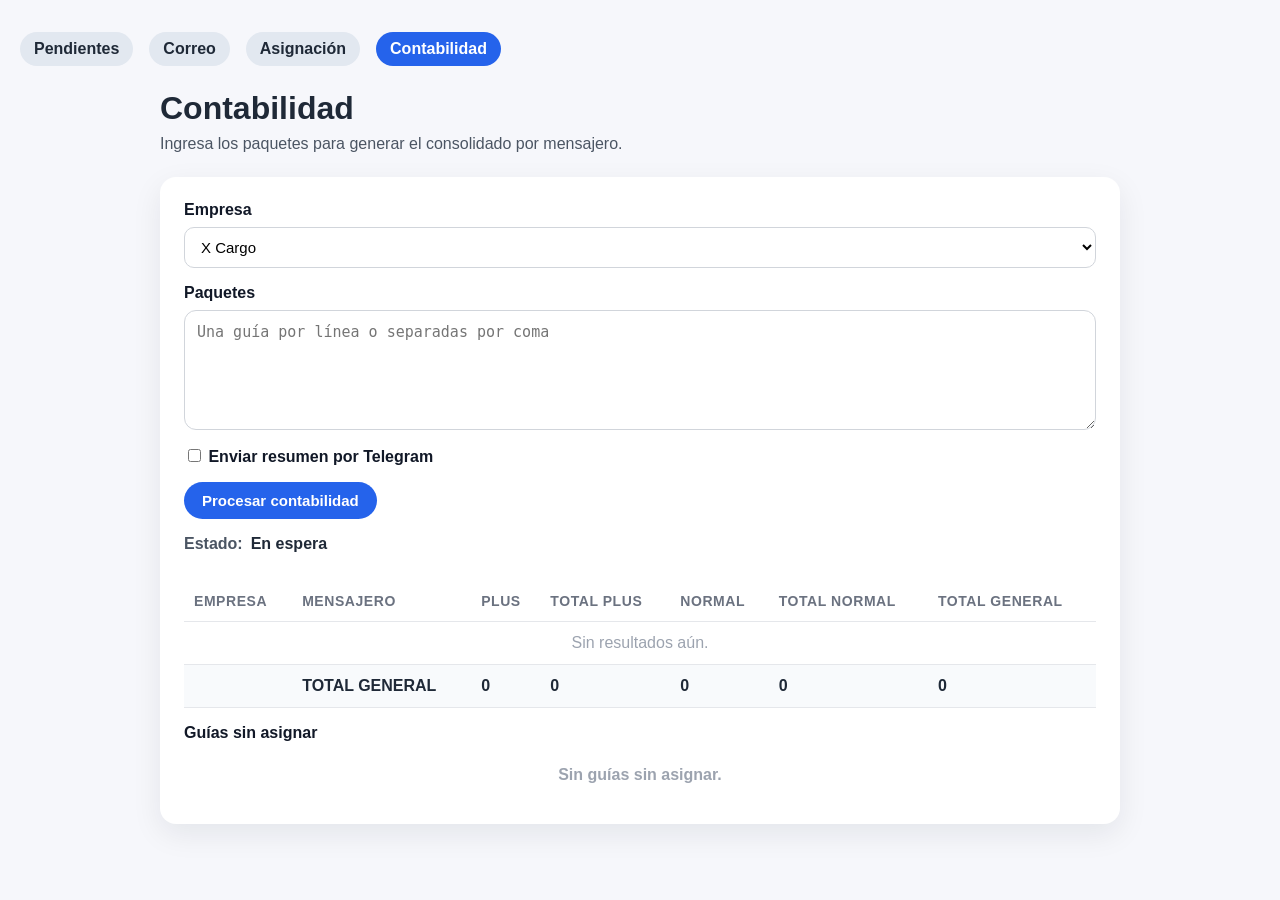
<file: frontend/contabilidad/index.html>
<!doctype html>
<html lang="es">
  <head>
    <meta charset="UTF-8" />
    <meta name="viewport" content="width=device-width, initial-scale=1" />
    <title>Contabilidad</title>
    <link rel="stylesheet" href="../styles.css" />
  </head>
  <body>
    <nav class="main-nav">
      <ul>
        <li><a href="/">Pendientes</a></li>
        <li><a href="/correo/">Correo</a></li>
        <li><a href="/pasarex_asignar/">Asignación</a></li>
        <li><a href="/contabilidad/" aria-current="page">Contabilidad</a></li>
      </ul>
    </nav>

    <main class="container">
      <header class="header">
        <h1>Contabilidad</h1>
        <p>Ingresa los paquetes para generar el consolidado por mensajero.</p>
      </header>

      <section class="card compact">
        <form id="contabilidad-form">
          <label class="field">
            <span>Empresa</span>
            <select id="contabilidad-provider" name="contabilidad-provider" required>
              <option value="x-cargo">X Cargo</option>
              <option value="proships">Proships</option>
              <option value="pasarex" disabled>Pasarex</option>
            </select>
          </label>

          <label class="field">
            <span>Paquetes</span>
            <textarea id="contabilidad-packages" name="contabilidad-packages" placeholder="Una guía por línea o separadas por coma" required></textarea>
          </label>

          <label class="field" for="contabilidad-send-telegram">
            <span>
              <input type="checkbox" id="contabilidad-send-telegram" name="contabilidad-send-telegram" />
              Enviar resumen por Telegram
            </span>
          </label>

          <div class="actions">
            <button type="submit" class="primary" id="contabilidad-procesar">Procesar contabilidad</button>
          </div>

          <div class="status">
            <span class="status-label">Estado:</span>
            <span id="contabilidad-status-text">En espera</span>
          </div>

          <div class="table-wrapper">
            <table>
              <thead id="contabilidad-results-head"></thead>
              <tbody id="contabilidad-results-body">
                <tr>
                  <td colspan="6" class="empty">Sin resultados aún.</td>
                </tr>
              </tbody>
              <tfoot id="contabilidad-results-foot"></tfoot>
            </table>
          </div>
            <div class="field">
            <span>Guías sin asignar</span>
            <p id="contabilidad-unassigned-guides" class="empty">Sin guías sin asignar.</p>
          </div>
        </form>
      </section>
    </main>

    <script src="contabilidad.js"></script>
  </body>
</html>
</file>
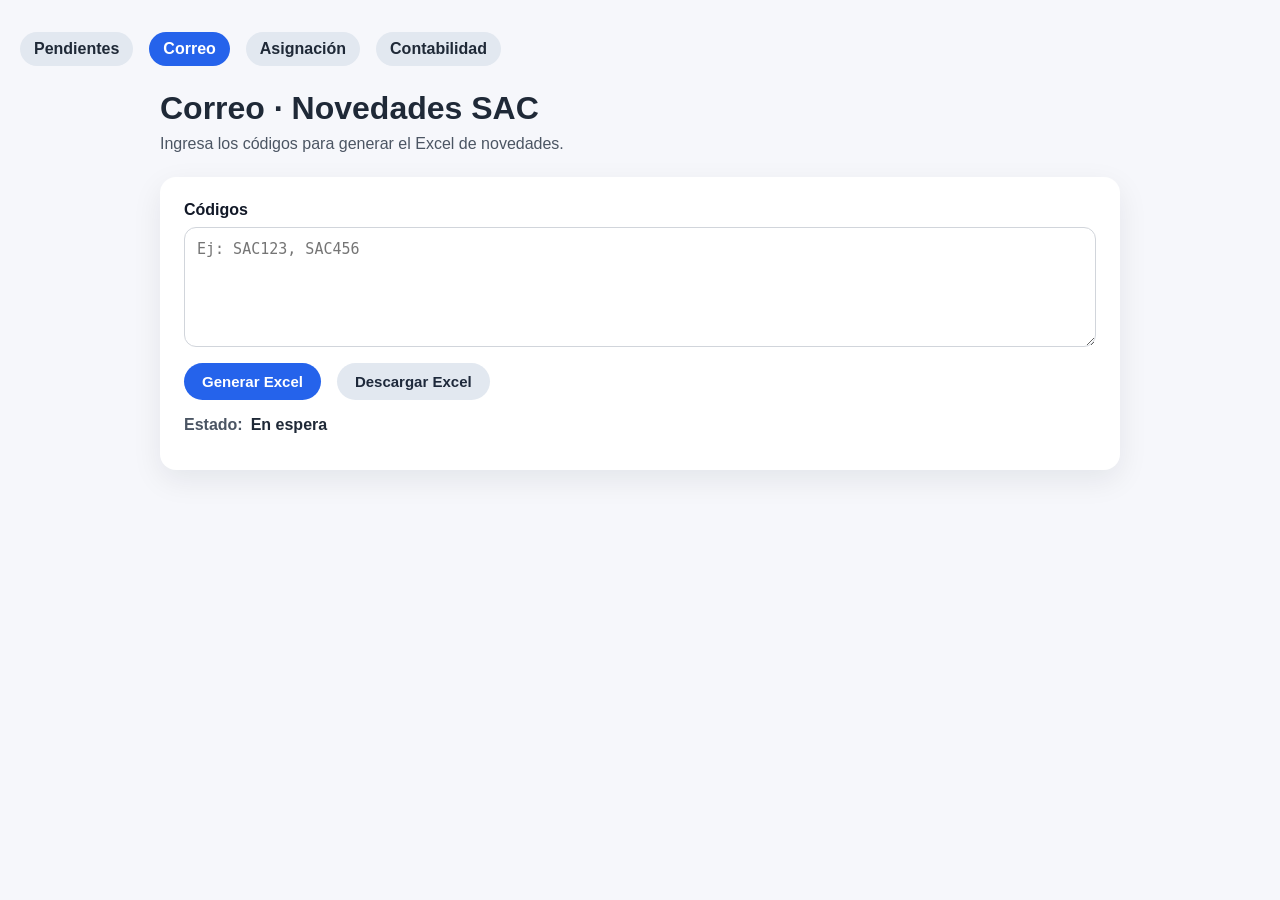
<file: frontend/correo/index.html>
<!doctype html>
<html lang="es">
  <head>
    <meta charset="UTF-8" />
    <meta name="viewport" content="width=device-width, initial-scale=1" />
    <title>Correo - Novedades SAC</title>
    <link rel="stylesheet" href="../styles.css" />
  </head>
  <body>
    <nav class="main-nav">
      <ul>
        <li><a href="/">Pendientes</a></li>
        <li><a href="/correo/" aria-current="page">Correo</a></li>
        <li><a href="/pasarex_asignar/">Asignación</a></li>
         <li><a href="/contabilidad/">Contabilidad</a></li>
      </ul>
    </nav>

    <main class="container">
      <header class="header">
        <h1>Correo · Novedades SAC</h1>
        <p>Ingresa los códigos para generar el Excel de novedades.</p>
      </header>

      <section class="card compact">
        <form id="correo-form">
          <label class="field">
            <span>Códigos</span>
            <textarea
              id="codes"
              name="codes"
              placeholder="Ej: SAC123, SAC456"
              required
            ></textarea>
          </label>

          <div class="actions">
            <button type="submit" class="primary">Generar Excel</button>
            <button type="button" id="download-excel" class="secondary">
              Descargar Excel
            </button>
          </div>

          <div class="status">
            <span class="status-label">Estado:</span>
            <span id="status-text">En espera</span>
          </div>
        </form>
      </section>
    </main>

    <script src="correo.js"></script>
  </body>
</html>
</file>
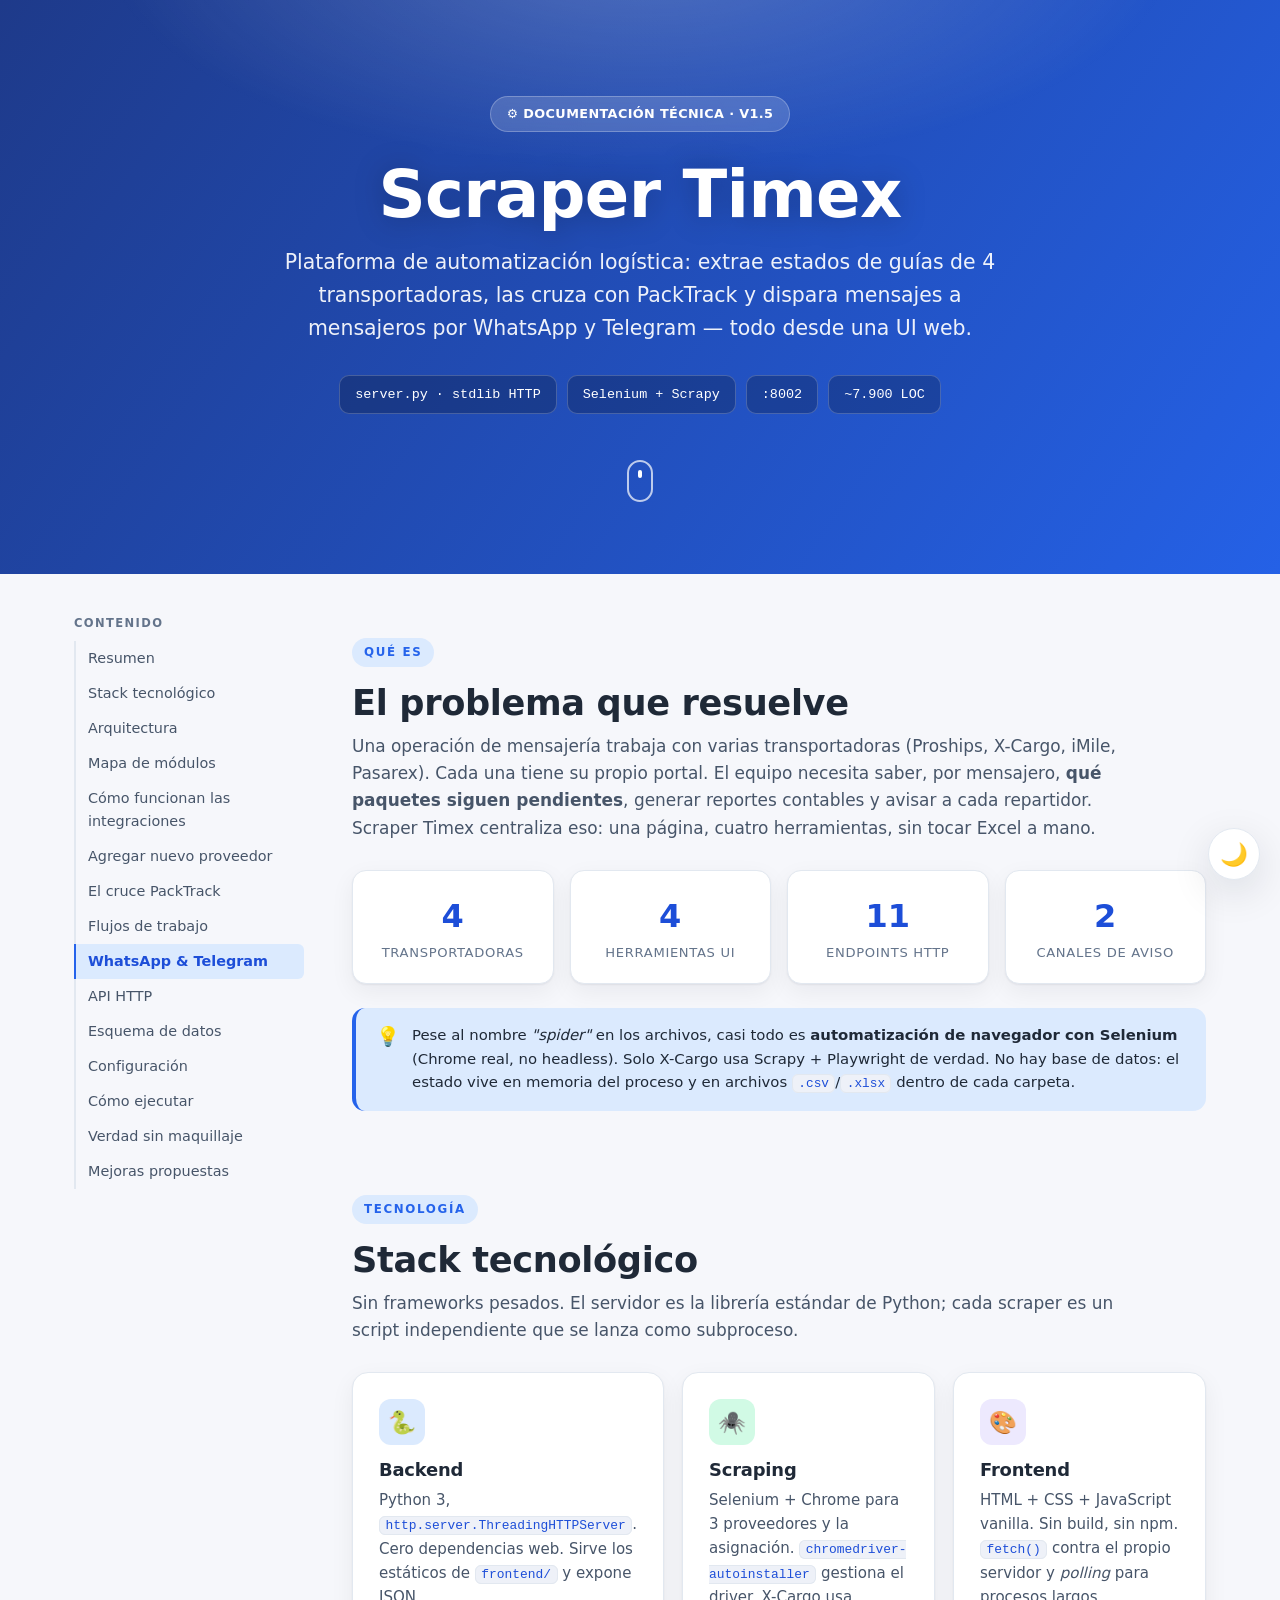
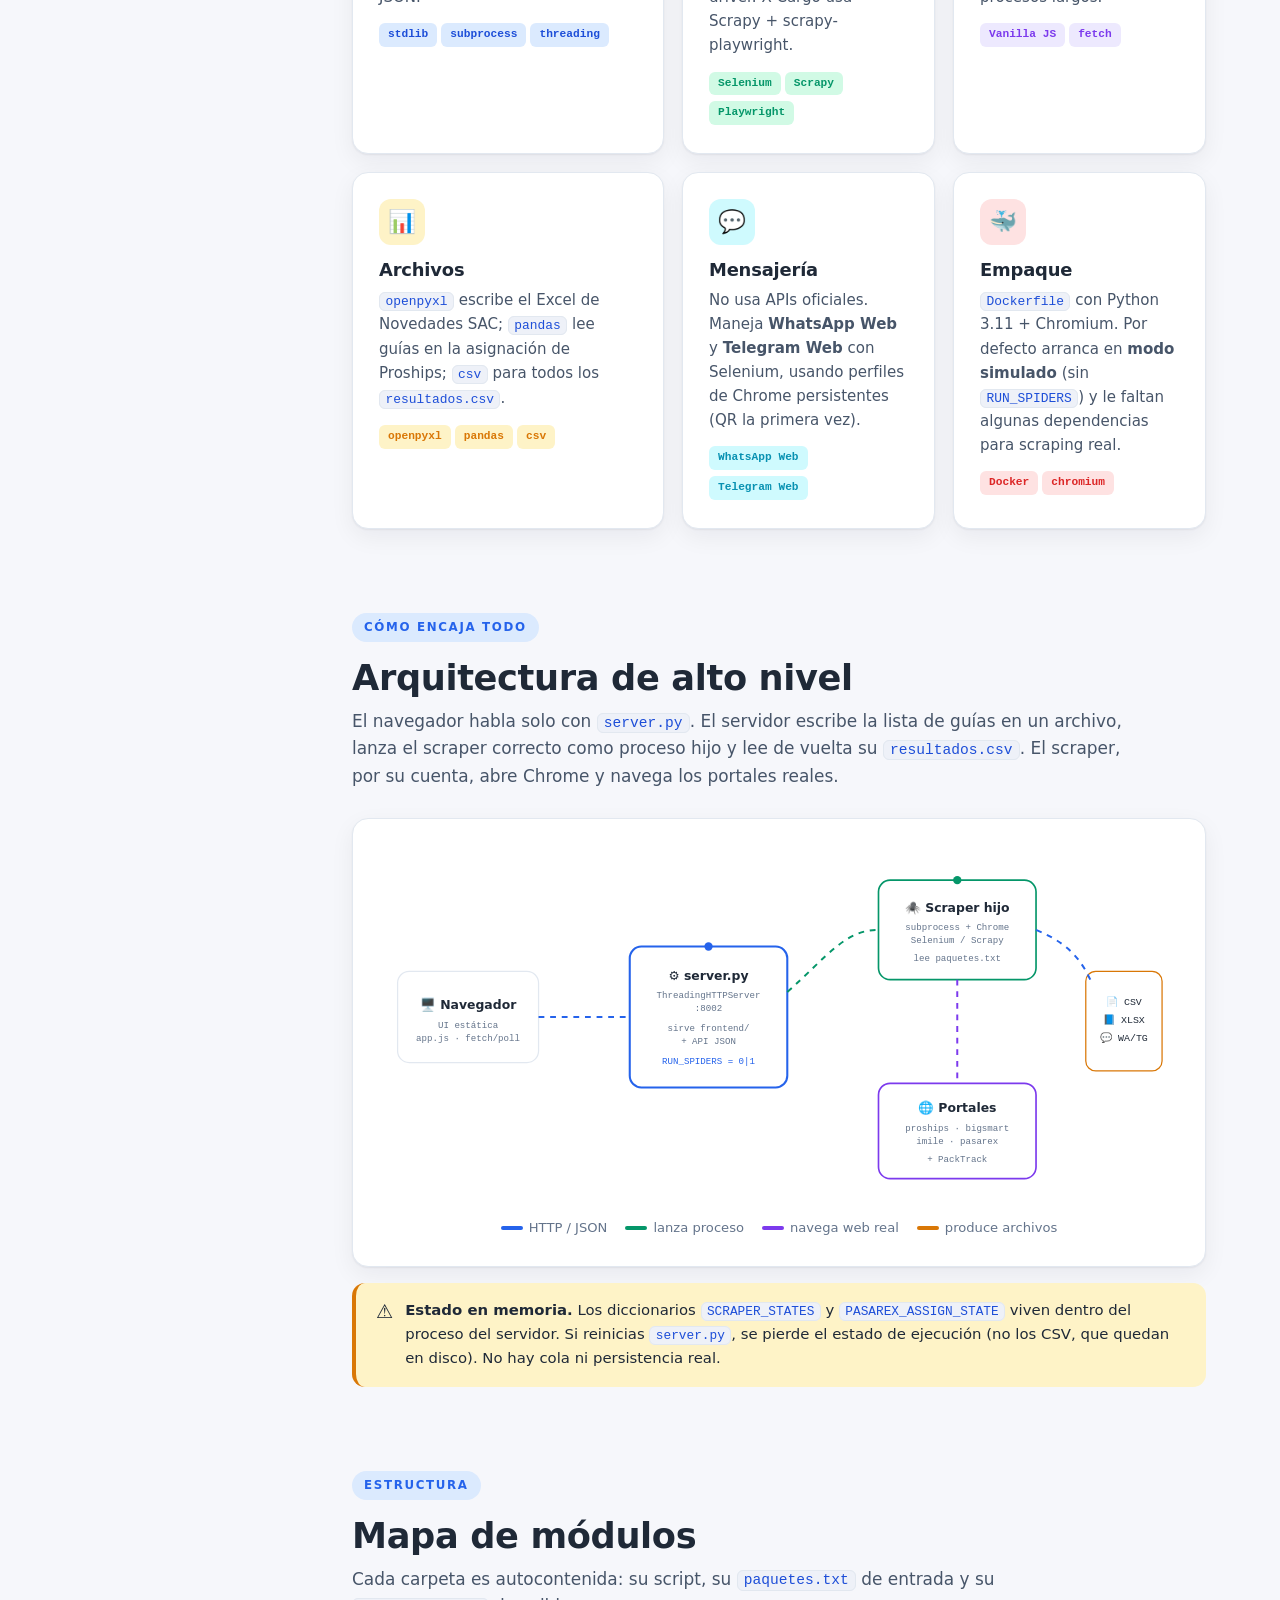
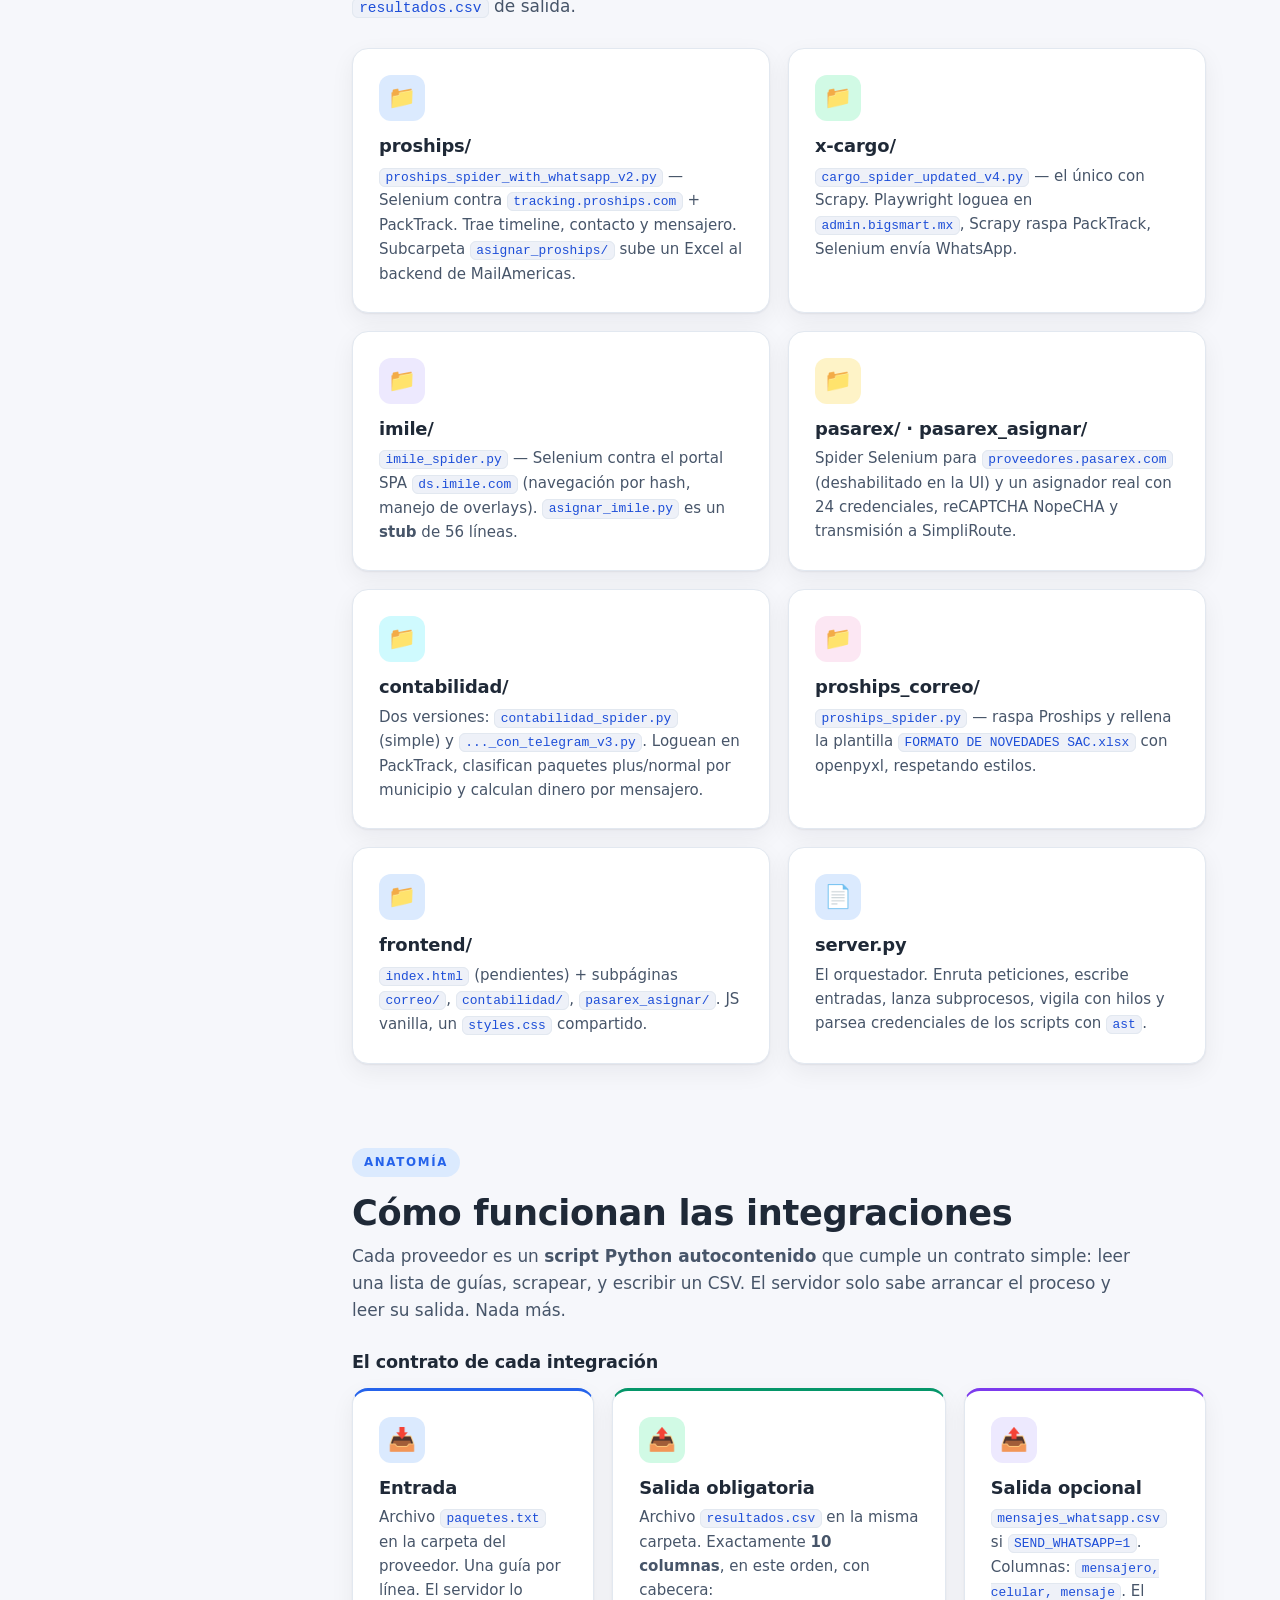
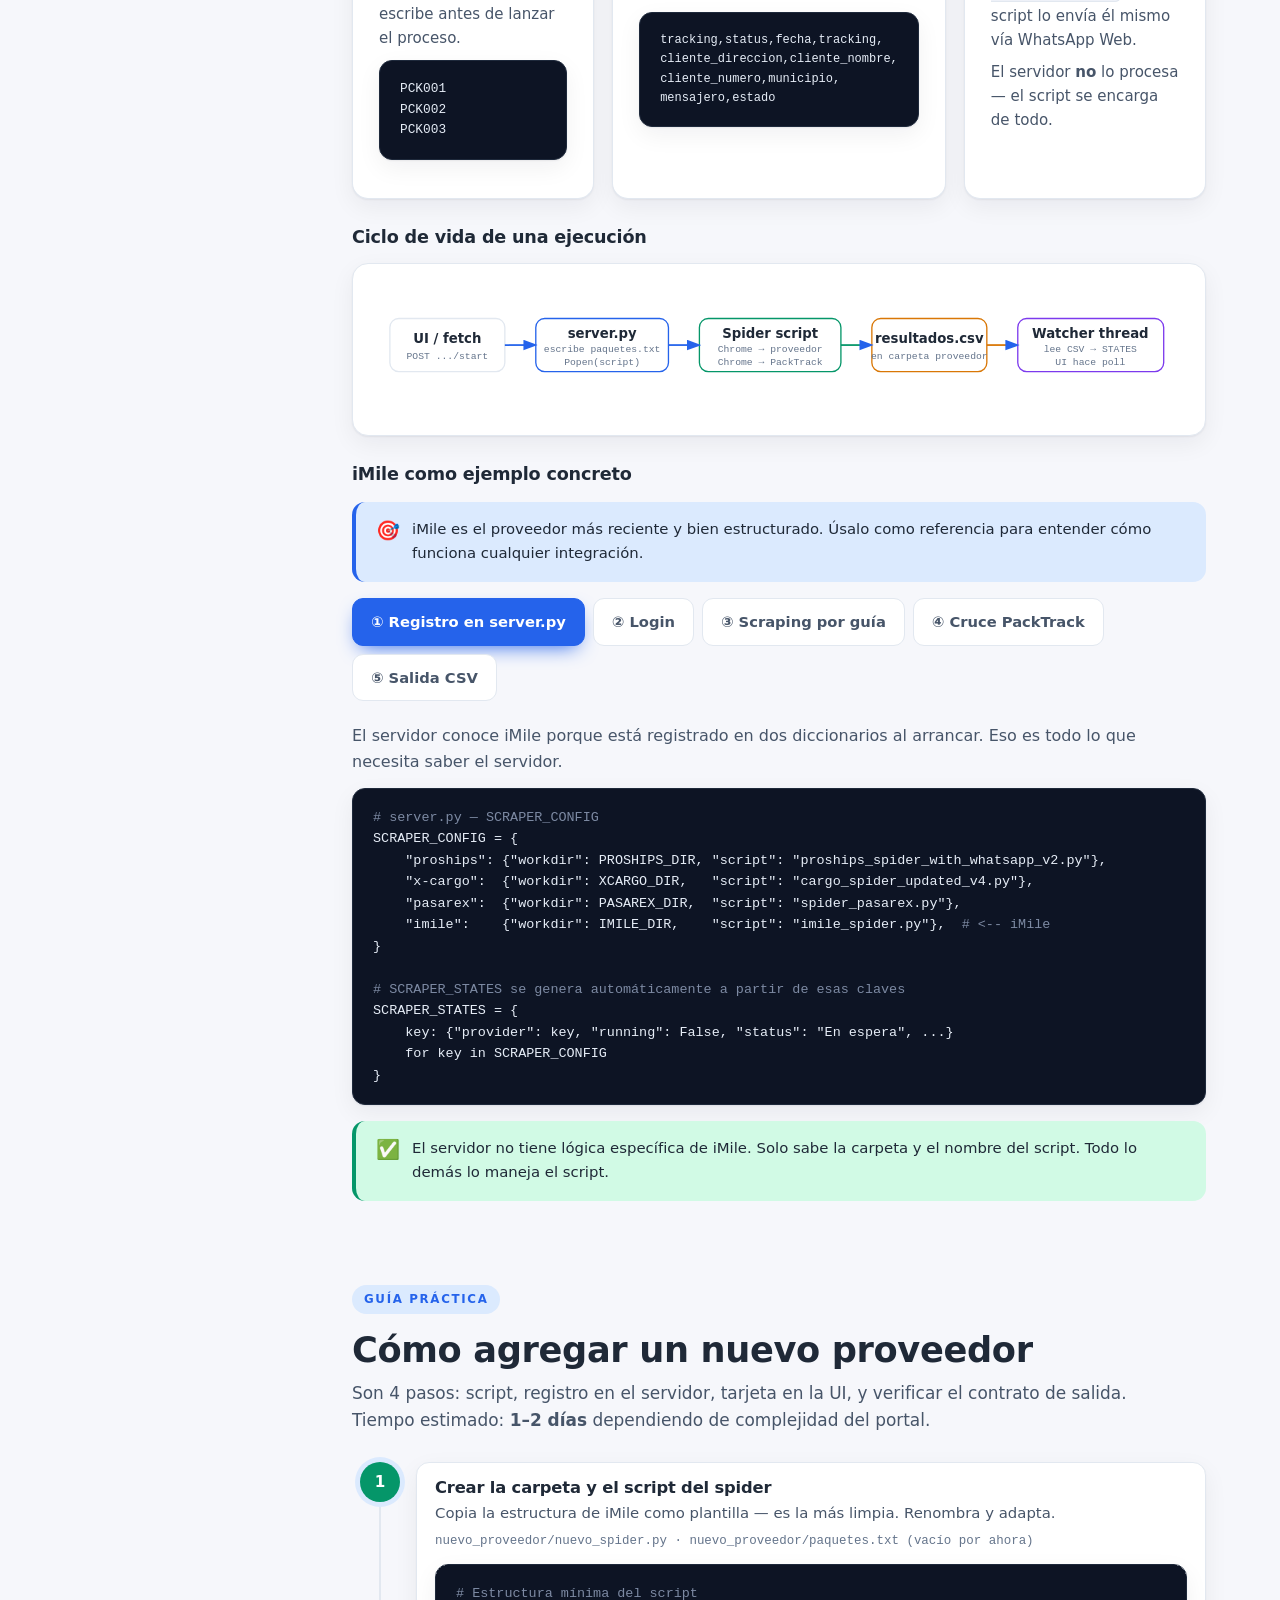
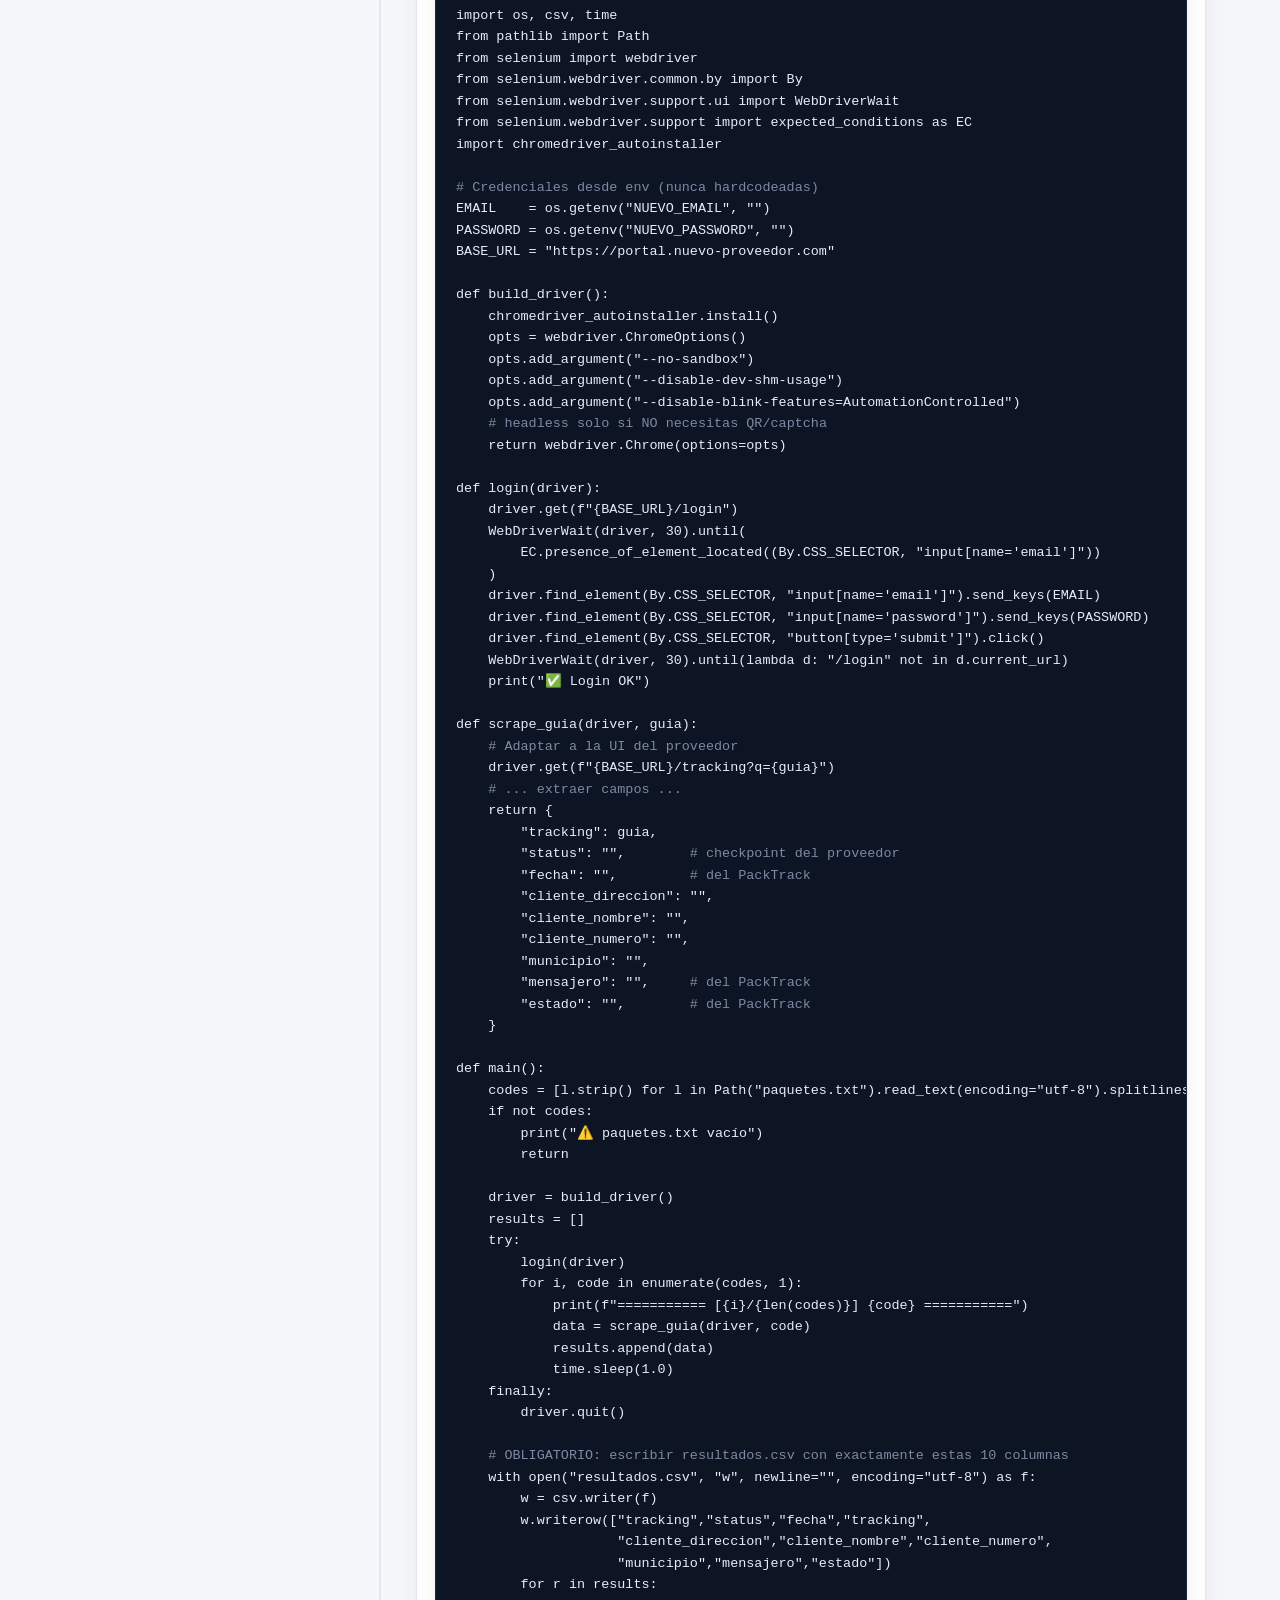
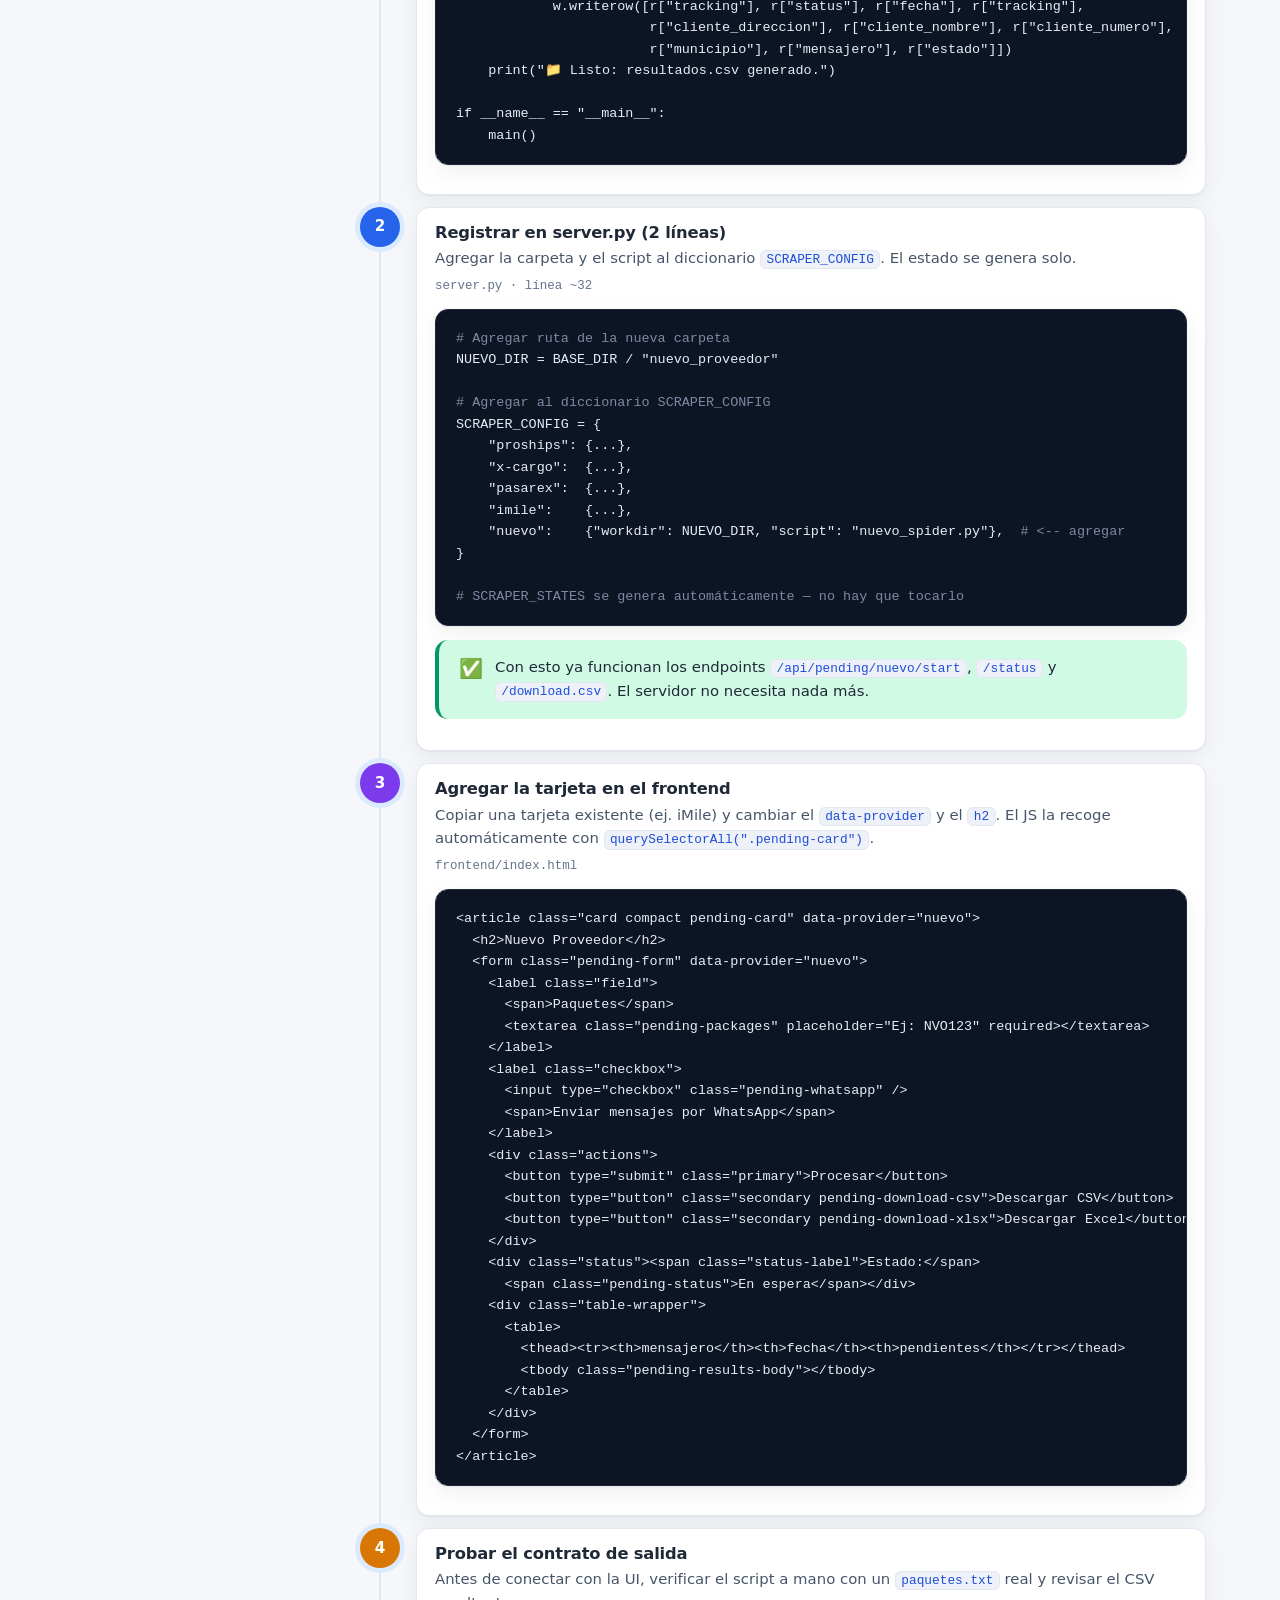
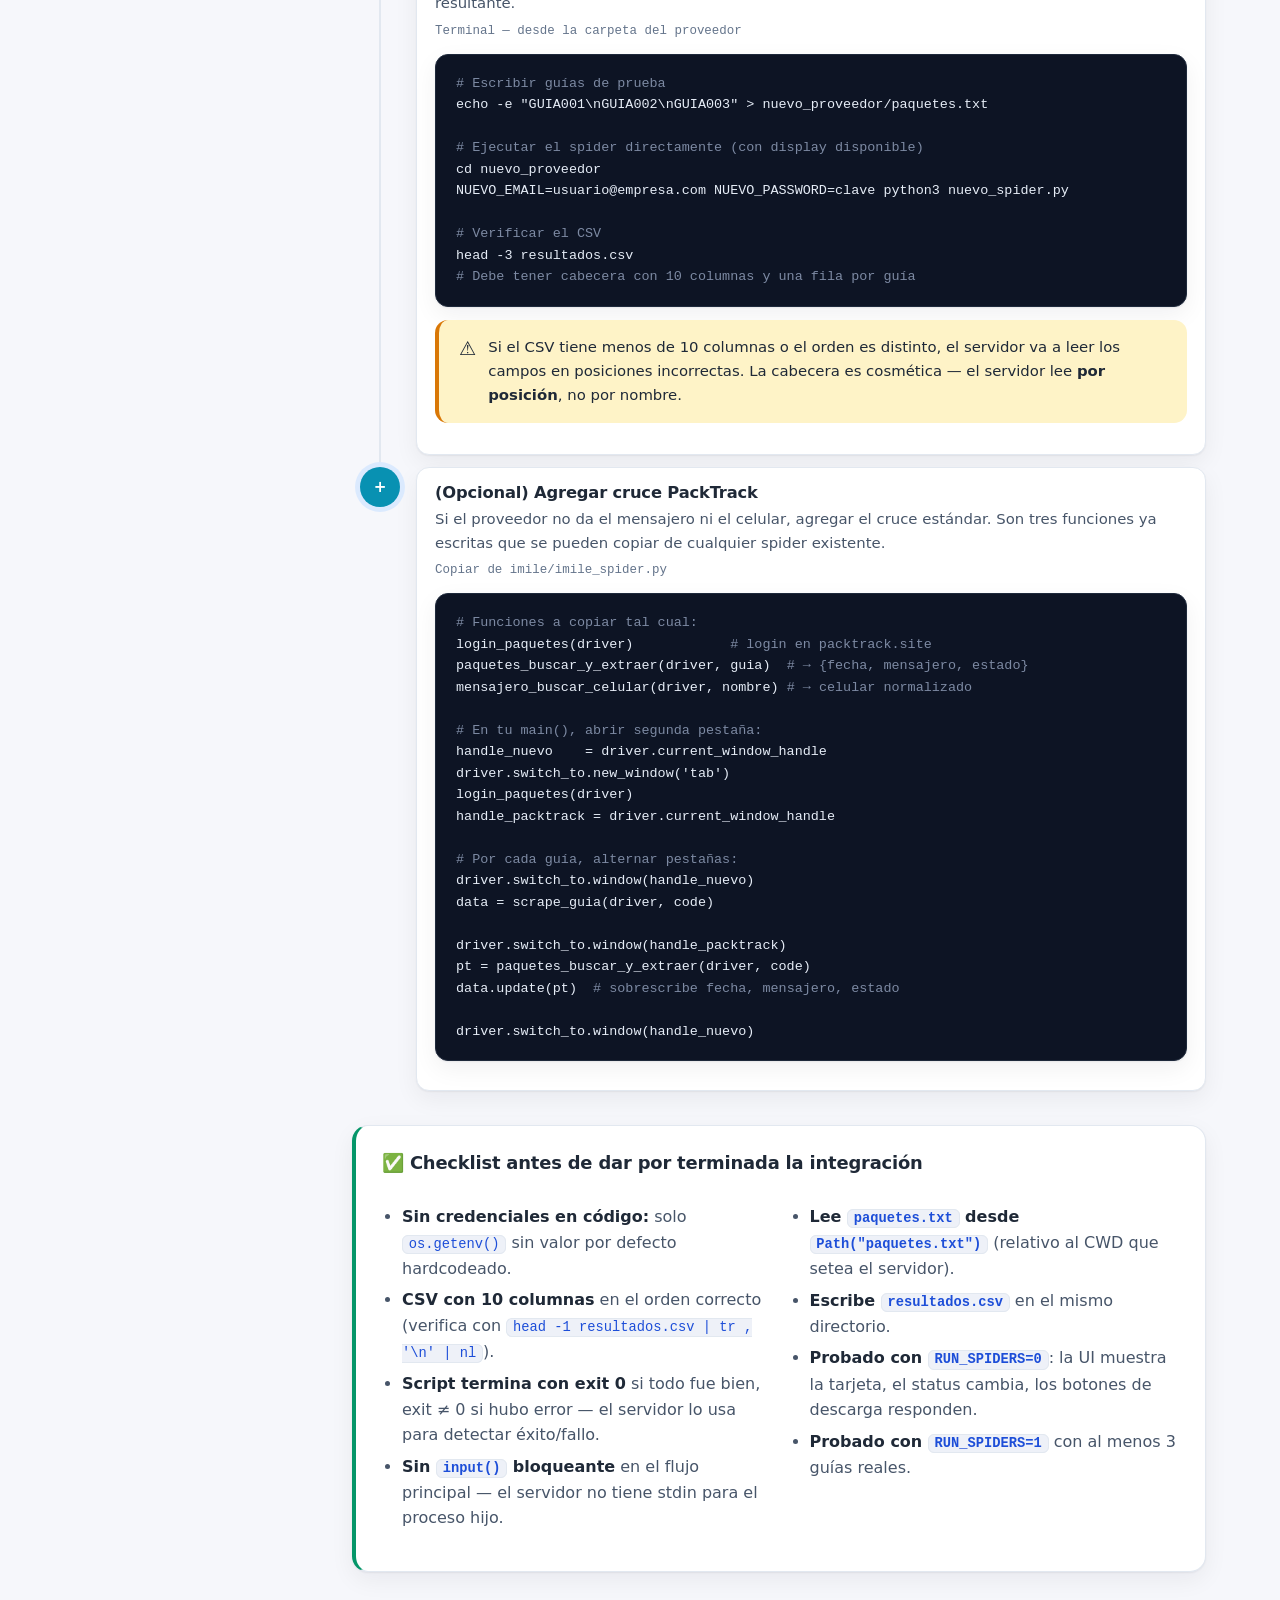
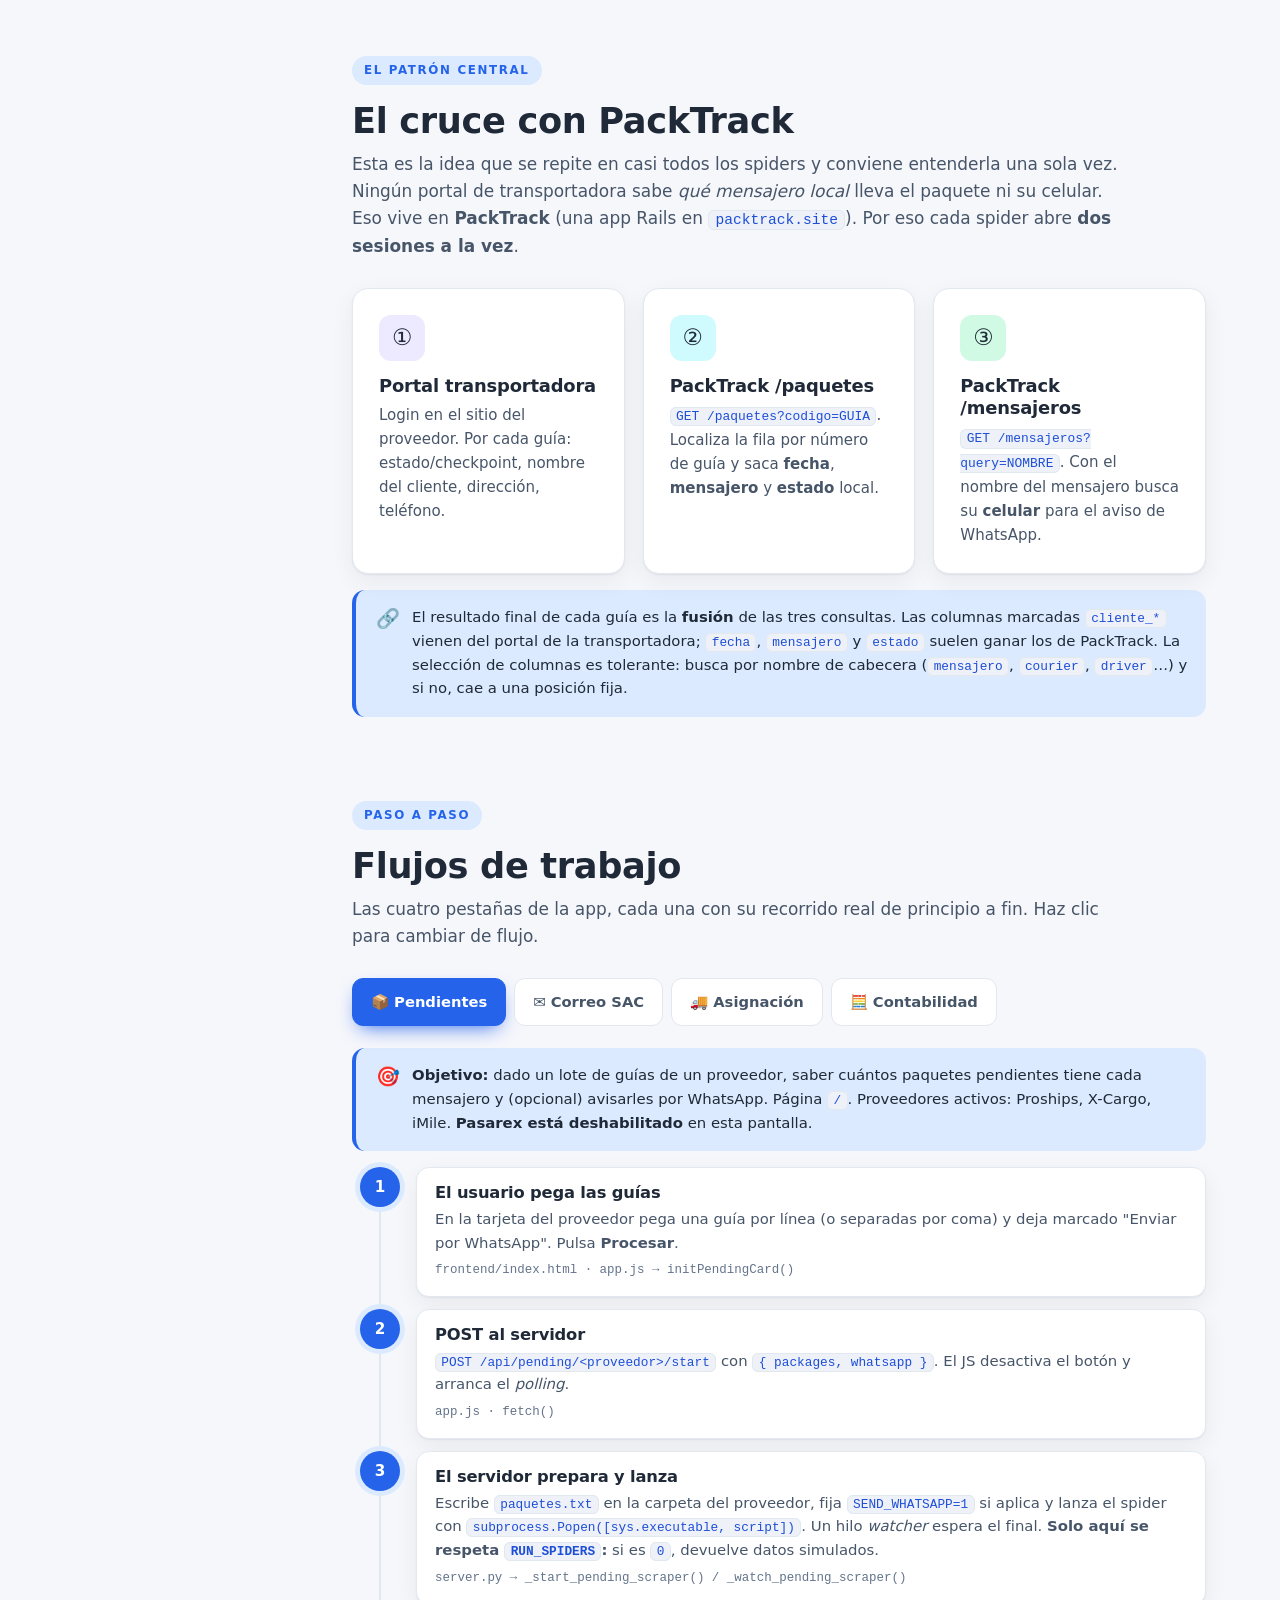
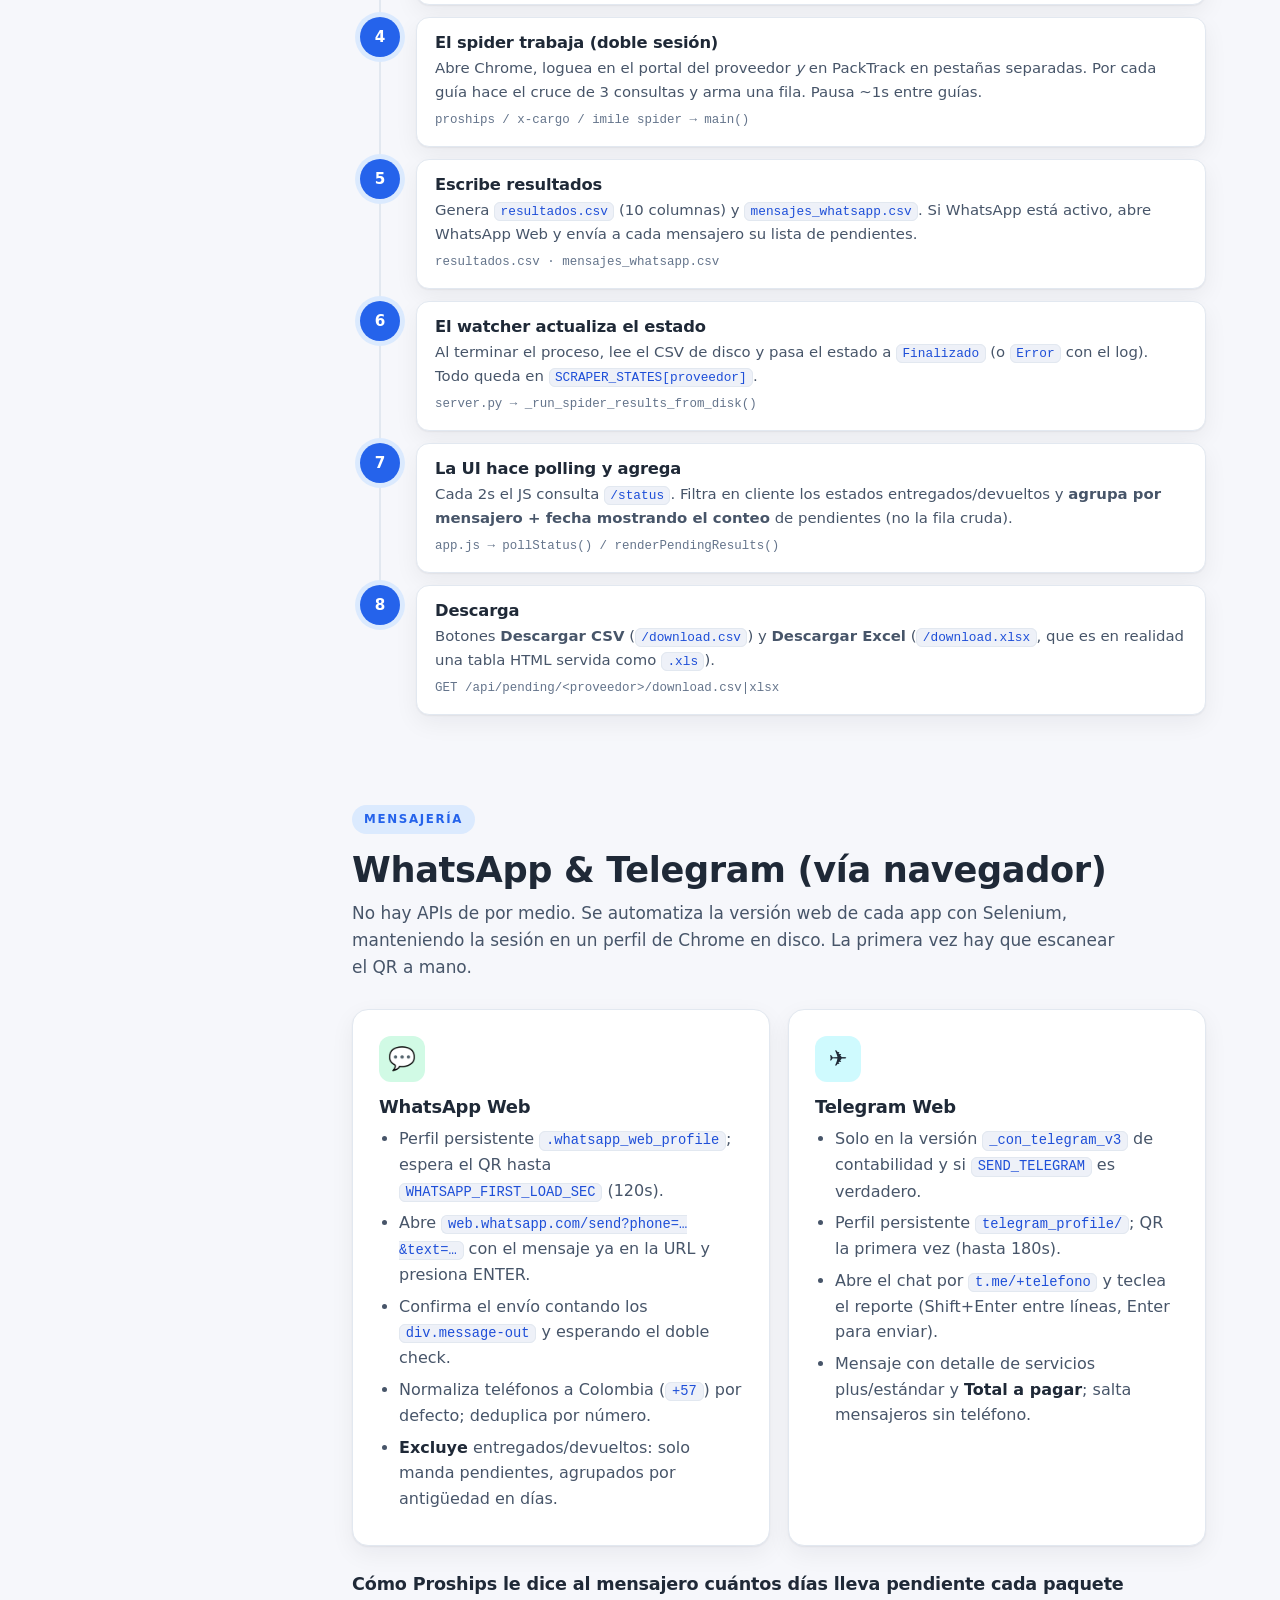
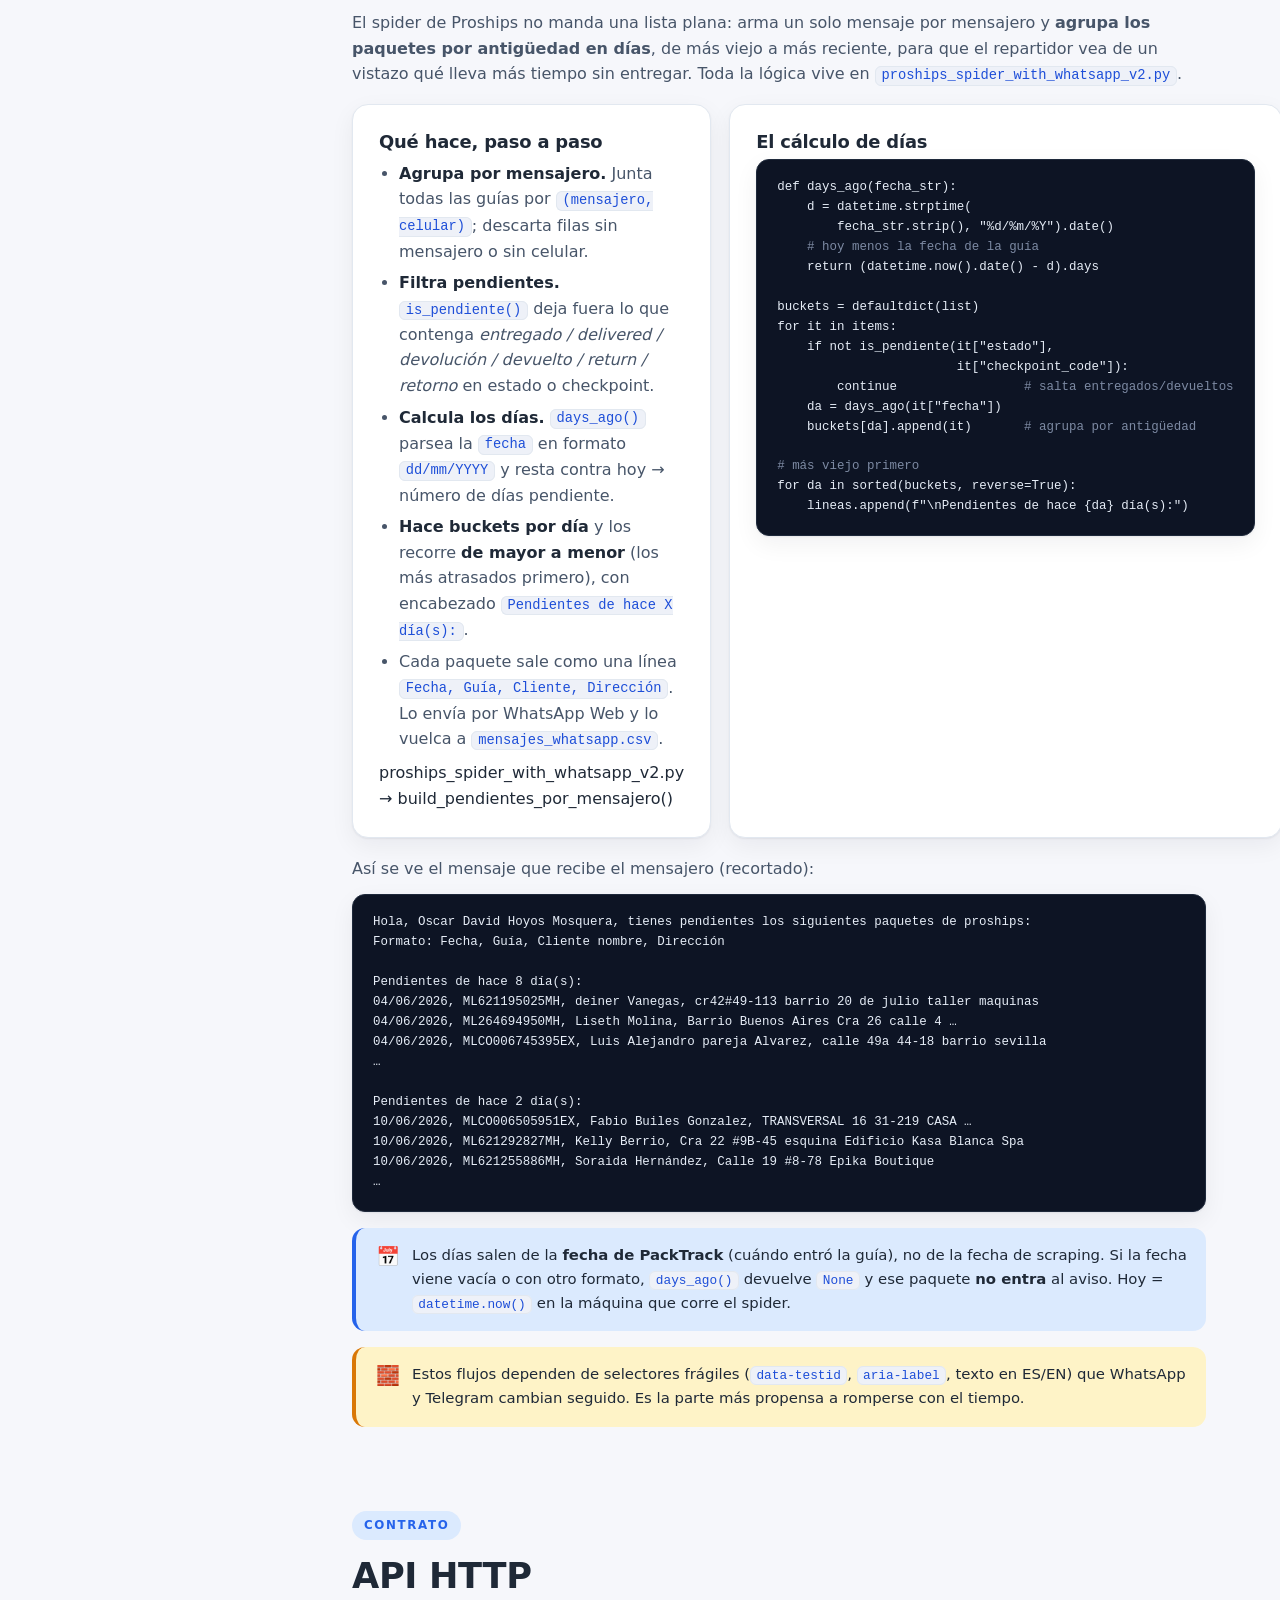
<file: DOCUMENTACION.html>
<!doctype html>
<html lang="es">
<head>
<meta charset="UTF-8" />
<meta name="viewport" content="width=device-width, initial-scale=1" />
<title>Scraper Timex · Documentación técnica</title>
<style>
  /* ============ TEMA ============ */
  :root{
    --bg:#f6f7fb; --bg2:#eef1f8; --surface:#ffffff; --surface2:#f8fafc;
    --ink:#1f2937; --ink-soft:#475569; --muted:#64748b; --line:#e2e8f0;
    --brand:#2563eb; --brand-ink:#1d4ed8; --brand-soft:#dbeafe;
    --green:#059669; --green-soft:#d1fae5; --amber:#d97706; --amber-soft:#fef3c7;
    --red:#dc2626; --red-soft:#fee2e2; --violet:#7c3aed; --violet-soft:#ede9fe;
    --cyan:#0891b2; --cyan-soft:#cffafe; --pink:#db2777; --pink-soft:#fce7f3;
    --shadow:0 1px 2px rgba(15,23,42,.06),0 8px 24px rgba(15,23,42,.06);
    --shadow-lg:0 12px 40px rgba(15,23,42,.12);
    --radius:16px; --mono:"SFMono-Regular",ui-monospace,"JetBrains Mono","Fira Code",Consolas,monospace;
    --sans:"Inter","Segoe UI",system-ui,-apple-system,sans-serif;
  }
  html[data-theme="dark"]{
    --bg:#0b1020; --bg2:#0e1428; --surface:#121a30; --surface2:#0f1729;
    --ink:#e6edf7; --ink-soft:#b6c2d6; --muted:#8595ad; --line:#22304d;
    --brand:#60a5fa; --brand-ink:#93c5fd; --brand-soft:#173056;
    --green:#34d399; --green-soft:#0c3b30; --amber:#fbbf24; --amber-soft:#3a2c08;
    --red:#f87171; --red-soft:#3a1414; --violet:#a78bfa; --violet-soft:#241544;
    --cyan:#22d3ee; --cyan-soft:#08323b; --pink:#f472b6; --pink-soft:#3a1228;
    --shadow:0 1px 2px rgba(0,0,0,.4),0 10px 30px rgba(0,0,0,.45);
    --shadow-lg:0 16px 50px rgba(0,0,0,.6);
  }
  *{box-sizing:border-box}
  html{scroll-behavior:smooth}
  body{
    margin:0; font-family:var(--sans); background:var(--bg); color:var(--ink);
    line-height:1.6; -webkit-font-smoothing:antialiased; overflow-x:hidden;
    transition:background .4s ease,color .4s ease;
  }
  a{color:var(--brand-ink);text-decoration:none}
  a:hover{text-decoration:underline}
  code{font-family:var(--mono);font-size:.86em;background:var(--bg2);
    border:1px solid var(--line);padding:.08em .42em;border-radius:6px;color:var(--brand-ink)}
  h1,h2,h3,h4{line-height:1.25;letter-spacing:-.01em}
  ::selection{background:var(--brand);color:#fff}

  /* scroll progress bar */
  #progress{position:fixed;top:0;left:0;height:3px;width:0;z-index:200;
    background:linear-gradient(90deg,var(--brand),var(--violet),var(--cyan));
    box-shadow:0 0 12px var(--brand);transition:width .08s linear}

  /* ============ HERO ============ */
  .hero{position:relative;padding:96px 24px 72px;overflow:hidden;text-align:center;
    background:linear-gradient(125deg,#1e3a8a,#2563eb 35%,#7c3aed 70%,#0891b2);
    background-size:300% 300%;animation:flow 18s ease infinite;color:#fff}
  @keyframes flow{0%{background-position:0% 50%}50%{background-position:100% 50%}100%{background-position:0% 50%}}
  .hero::after{content:"";position:absolute;inset:0;
    background:radial-gradient(900px 380px at 50% -10%,rgba(255,255,255,.22),transparent 60%);
    pointer-events:none}
  .hero .badge-pill{display:inline-flex;gap:8px;align-items:center;
    background:rgba(255,255,255,.16);backdrop-filter:blur(6px);border:1px solid rgba(255,255,255,.25);
    padding:7px 16px;border-radius:999px;font-size:.8rem;font-weight:600;letter-spacing:.03em;
    text-transform:uppercase;animation:rise .8s .05s both}
  .hero h1{font-size:clamp(2.3rem,6vw,4.1rem);margin:22px 0 10px;font-weight:800;
    text-shadow:0 2px 30px rgba(0,0,0,.25);animation:rise .8s .12s both}
  .hero p{font-size:clamp(1rem,2.2vw,1.28rem);max-width:760px;margin:0 auto;
    color:rgba(255,255,255,.92);animation:rise .8s .2s both}
  .hero .meta{margin-top:30px;display:flex;gap:10px;flex-wrap:wrap;justify-content:center;
    animation:rise .8s .28s both}
  .hero .meta span{background:rgba(0,0,0,.22);border:1px solid rgba(255,255,255,.2);
    padding:8px 15px;border-radius:10px;font-size:.84rem;font-family:var(--mono)}
  @keyframes rise{from{opacity:0;transform:translateY(24px)}to{opacity:1;transform:none}}
  .scroll-cue{margin-top:46px;animation:rise .8s .36s both}
  .scroll-cue .mouse{width:26px;height:42px;border:2px solid rgba(255,255,255,.7);border-radius:14px;
    margin:0 auto;position:relative}
  .scroll-cue .mouse::after{content:"";position:absolute;left:50%;top:8px;width:4px;height:8px;
    background:#fff;border-radius:2px;transform:translateX(-50%);animation:wheel 1.5s infinite}
  @keyframes wheel{0%{opacity:1;top:8px}100%{opacity:0;top:20px}}

  /* ============ LAYOUT ============ */
  .shell{max-width:1180px;margin:0 auto;padding:0 24px;
    display:grid;grid-template-columns:230px 1fr;gap:48px;align-items:start}
  @media(max-width:940px){.shell{grid-template-columns:1fr;gap:0}}
  /* TOC */
  .toc{position:sticky;top:24px;align-self:start;padding:24px 0;font-size:.9rem}
  @media(max-width:940px){.toc{display:none}}
  .toc h4{font-size:.72rem;text-transform:uppercase;letter-spacing:.12em;color:var(--muted);margin:18px 0 10px}
  .toc a{display:block;color:var(--ink-soft);padding:6px 12px;border-left:2px solid var(--line);
    border-radius:0 6px 6px 0;transition:.2s}
  .toc a:hover{background:var(--bg2);text-decoration:none;color:var(--ink)}
  .toc a.active{border-left-color:var(--brand);color:var(--brand-ink);background:var(--brand-soft);font-weight:600}

  main{padding:64px 0 120px;min-width:0}
  section{margin:0 0 84px;scroll-margin-top:24px}
  .eyebrow{display:inline-block;font-size:.74rem;font-weight:700;letter-spacing:.14em;
    text-transform:uppercase;color:var(--brand);background:var(--brand-soft);
    padding:5px 12px;border-radius:999px;margin-bottom:14px}
  h2.sec{font-size:clamp(1.6rem,3.4vw,2.2rem);margin:0 0 8px;font-weight:800}
  .lead{color:var(--ink-soft);font-size:1.06rem;max-width:780px;margin:0 0 28px}

  /* reveal */
  .reveal{opacity:0;transform:translateY(28px);transition:opacity .7s cubic-bezier(.2,.7,.2,1),transform .7s cubic-bezier(.2,.7,.2,1)}
  .reveal.visible{opacity:1;transform:none}
  .reveal.d1{transition-delay:.08s}.reveal.d2{transition-delay:.16s}
  .reveal.d3{transition-delay:.24s}.reveal.d4{transition-delay:.32s}

  /* cards */
  .card{background:var(--surface);border:1px solid var(--line);border-radius:var(--radius);
    padding:26px;box-shadow:var(--shadow);transition:transform .3s,box-shadow .3s,border-color .3s}
  .card:hover{transform:translateY(-4px);box-shadow:var(--shadow-lg);border-color:var(--brand)}
  .grid{display:grid;gap:18px}
  .g2{grid-template-columns:repeat(2,1fr)}.g3{grid-template-columns:repeat(3,1fr)}
  .g4{grid-template-columns:repeat(4,1fr)}
  @media(max-width:820px){.g2,.g3,.g4{grid-template-columns:1fr}}
  .card .ic{width:46px;height:46px;border-radius:12px;display:grid;place-items:center;
    font-size:1.4rem;margin-bottom:14px;background:var(--brand-soft)}
  .card h3{margin:0 0 6px;font-size:1.12rem}
  .card p{margin:0;color:var(--ink-soft);font-size:.94rem}
  .tag{display:inline-block;font-size:.7rem;font-weight:700;padding:3px 9px;border-radius:6px;
    margin:2px 4px 2px 0;font-family:var(--mono)}
  .t-blue{background:var(--brand-soft);color:var(--brand-ink)}
  .t-green{background:var(--green-soft);color:var(--green)}
  .t-amber{background:var(--amber-soft);color:var(--amber)}
  .t-red{background:var(--red-soft);color:var(--red)}
  .t-violet{background:var(--violet-soft);color:var(--violet)}
  .t-cyan{background:var(--cyan-soft);color:var(--cyan)}
  .t-pink{background:var(--pink-soft);color:var(--pink)}

  /* stat row */
  .stats{display:grid;grid-template-columns:repeat(4,1fr);gap:16px}
  @media(max-width:820px){.stats{grid-template-columns:repeat(2,1fr)}}
  .stat{background:var(--surface);border:1px solid var(--line);border-radius:14px;padding:20px;text-align:center;box-shadow:var(--shadow)}
  .stat .n{font-size:2rem;font-weight:800;color:var(--brand-ink);font-variant-numeric:tabular-nums}
  .stat .l{font-size:.82rem;color:var(--muted);text-transform:uppercase;letter-spacing:.05em}

  /* ============ ARQUITECTURA SVG ============ */
  .arch{background:var(--surface);border:1px solid var(--line);border-radius:var(--radius);
    padding:28px;box-shadow:var(--shadow);overflow-x:auto}
  .arch svg{display:block;margin:0 auto;min-width:720px;width:100%;max-width:1000px}
  .node-box{fill:var(--surface);stroke:var(--line);stroke-width:1.5}
  .node-label{fill:var(--ink);font-family:var(--sans);font-weight:700;font-size:15px}
  .node-sub{fill:var(--muted);font-family:var(--mono);font-size:11px}
  .flowline{fill:none;stroke:var(--brand);stroke-width:2.4;stroke-dasharray:7 7;
    animation:dash 1s linear infinite}
  .flowline.v{stroke:var(--violet)}.flowline.c{stroke:var(--cyan)}.flowline.g{stroke:var(--green)}
  @keyframes dash{to{stroke-dashoffset:-28}}
  .pulse{animation:pulse 2.4s ease-in-out infinite}
  @keyframes pulse{0%,100%{opacity:1}50%{opacity:.45}}

  /* ============ TABS / FLUJOS ============ */
  .tabs{display:flex;gap:8px;flex-wrap:wrap;margin-bottom:22px}
  .tab{cursor:pointer;border:1px solid var(--line);background:var(--surface);color:var(--ink-soft);
    padding:11px 18px;border-radius:11px;font-weight:700;font-size:.92rem;transition:.25s;display:flex;gap:8px;align-items:center}
  .tab:hover{border-color:var(--brand);color:var(--ink)}
  .tab.active{background:var(--brand);border-color:var(--brand);color:#fff;box-shadow:0 8px 20px -8px var(--brand)}
  .panel{display:none;animation:fade .45s ease}
  .panel.active{display:block}
  @keyframes fade{from{opacity:0;transform:translateY(12px)}to{opacity:1;transform:none}}

  /* steps timeline */
  .steps{position:relative;margin:8px 0 0;padding-left:8px}
  .step{position:relative;padding:0 0 6px 56px;margin-bottom:6px}
  .step::before{content:"";position:absolute;left:19px;top:34px;bottom:-6px;width:2px;background:var(--line)}
  .step:last-child::before{display:none}
  .step .dot{position:absolute;left:0;top:0;width:40px;height:40px;border-radius:50%;
    background:var(--brand);color:#fff;display:grid;place-items:center;font-weight:800;
    box-shadow:0 0 0 5px var(--brand-soft);font-size:.95rem}
  .step .body{background:var(--surface);border:1px solid var(--line);border-radius:13px;
    padding:15px 18px;box-shadow:var(--shadow)}
  .step .body h4{margin:0 0 4px;font-size:1.02rem}
  .step .body p{margin:0;color:var(--ink-soft);font-size:.93rem}
  .step .body .where{font-family:var(--mono);font-size:.78rem;color:var(--muted);margin-top:6px;display:block}

  /* tables */
  .tw{overflow-x:auto;border:1px solid var(--line);border-radius:14px;box-shadow:var(--shadow)}
  table.data{border-collapse:collapse;width:100%;min-width:560px;background:var(--surface);font-size:.9rem}
  table.data th,table.data td{text-align:left;padding:12px 15px;border-bottom:1px solid var(--line);vertical-align:top}
  table.data thead th{background:var(--bg2);font-size:.74rem;text-transform:uppercase;letter-spacing:.05em;color:var(--muted)}
  table.data tbody tr:hover{background:var(--surface2)}
  table.data tr:last-child td{border-bottom:none}
  table.data td code{white-space:nowrap}

  /* callouts */
  .note{border-radius:13px;padding:16px 18px 16px 20px;margin:16px 0;border-left:4px solid;font-size:.93rem;display:flex;gap:12px}
  .note .ni{font-size:1.2rem;line-height:1.4}
  .note.info{background:var(--brand-soft);border-color:var(--brand)}
  .note.warn{background:var(--amber-soft);border-color:var(--amber)}
  .note.danger{background:var(--red-soft);border-color:var(--red)}
  .note.ok{background:var(--green-soft);border-color:var(--green)}
  .note b{color:var(--ink)}

  /* code block */
  pre{background:#0d1424;color:#e6edf7;border-radius:13px;padding:18px 20px;overflow-x:auto;
    font-family:var(--mono);font-size:.84rem;line-height:1.6;border:1px solid #1e293b;box-shadow:var(--shadow)}
  pre .c{color:#7d8aa3}.pre .k{color:#93c5fd}
  pre .s{color:#86efac}.pre .v{color:#fbbf24}
  html[data-theme="dark"] pre{background:#070b16}

  /* details */
  details.acc{background:var(--surface);border:1px solid var(--line);border-radius:13px;margin:12px 0;
    box-shadow:var(--shadow);overflow:hidden}
  details.acc summary{cursor:pointer;padding:16px 20px;font-weight:700;list-style:none;display:flex;
    justify-content:space-between;align-items:center;gap:10px}
  details.acc summary::-webkit-details-marker{display:none}
  details.acc summary .chev{transition:.3s;color:var(--muted)}
  details.acc[open] summary .chev{transform:rotate(90deg)}
  details.acc .inner{padding:0 20px 18px;color:var(--ink-soft);font-size:.93rem}
  details.acc.danger{border-color:var(--red)}
  details.acc.danger summary{color:var(--red)}

  ul.clean{margin:8px 0;padding-left:20px}ul.clean li{margin:6px 0;color:var(--ink-soft)}
  ul.clean li b{color:var(--ink)}
  .kbd{font-family:var(--mono);background:var(--bg2);border:1px solid var(--line);border-bottom-width:2px;
    border-radius:6px;padding:2px 7px;font-size:.8rem}

  /* theme toggle */
  .toggle{position:fixed;right:20px;bottom:20px;z-index:150;width:52px;height:52px;border-radius:50%;
    border:1px solid var(--line);background:var(--surface);box-shadow:var(--shadow-lg);cursor:pointer;
    font-size:1.4rem;display:grid;place-items:center;transition:transform .3s}
  .toggle:hover{transform:scale(1.1) rotate(15deg)}

  footer{border-top:1px solid var(--line);padding:40px 24px;text-align:center;color:var(--muted);font-size:.9rem}
  .legend{display:flex;gap:18px;flex-wrap:wrap;justify-content:center;margin:14px 0 0;font-size:.82rem;color:var(--muted)}
  .legend span{display:inline-flex;gap:6px;align-items:center}
  .swatch{width:22px;height:4px;border-radius:2px;display:inline-block}
</style>
</head>
<body>
<div id="progress"></div>
<button class="toggle" id="themeBtn" title="Cambiar tema">🌙</button>

<!-- HERO -->
<header class="hero">
  <span class="badge-pill">⚙️ Documentación técnica · v1.5</span>
  <h1>Scraper Timex</h1>
  <p>Plataforma de automatización logística: extrae estados de guías de 4 transportadoras, las cruza con PackTrack y dispara mensajes a mensajeros por WhatsApp y Telegram — todo desde una UI web.</p>
  <div class="meta">
    <span>server.py · stdlib HTTP</span>
    <span>Selenium + Scrapy</span>
    <span>:8002</span>
    <span>~7.900 LOC</span>
  </div>
  <div class="scroll-cue"><div class="mouse"></div></div>
</header>

<div class="shell">
  <!-- TOC -->
  <nav class="toc" id="toc">
    <h4>Contenido</h4>
    <a href="#resumen">Resumen</a>
    <a href="#stack">Stack tecnológico</a>
    <a href="#arquitectura">Arquitectura</a>
    <a href="#modulos">Mapa de módulos</a>
    <a href="#integraciones">Cómo funcionan las integraciones</a>
    <a href="#nueva-integracion">Agregar nuevo proveedor</a>
    <a href="#packtrack">El cruce PackTrack</a>
    <a href="#flujos">Flujos de trabajo</a>
    <a href="#whatsapp">WhatsApp & Telegram</a>
    <a href="#api">API HTTP</a>
    <a href="#datos">Esquema de datos</a>
    <a href="#config">Configuración</a>
    <a href="#ejecutar">Cómo ejecutar</a>
    <a href="#verdad">Verdad sin maquillaje</a>
    <a href="#mejoras">Mejoras propuestas</a>
  </nav>

  <main>
    <!-- RESUMEN -->
    <section id="resumen">
      <span class="eyebrow reveal">Qué es</span>
      <h2 class="sec reveal">El problema que resuelve</h2>
      <p class="lead reveal">Una operación de mensajería trabaja con varias transportadoras (Proships, X-Cargo, iMile, Pasarex). Cada una tiene su propio portal. El equipo necesita saber, por mensajero, <b>qué paquetes siguen pendientes</b>, generar reportes contables y avisar a cada repartidor. Scraper Timex centraliza eso: una página, cuatro herramientas, sin tocar Excel a mano.</p>

      <div class="stats reveal d1">
        <div class="stat"><div class="n" data-count="4">0</div><div class="l">Transportadoras</div></div>
        <div class="stat"><div class="n" data-count="4">0</div><div class="l">Herramientas UI</div></div>
        <div class="stat"><div class="n" data-count="11">0</div><div class="l">Endpoints HTTP</div></div>
        <div class="stat"><div class="n" data-count="2">0</div><div class="l">Canales de aviso</div></div>
      </div>

      <div class="note info reveal d2" style="margin-top:24px">
        <span class="ni">💡</span>
        <div>Pese al nombre <i>"spider"</i> en los archivos, casi todo es <b>automatización de navegador con Selenium</b> (Chrome real, no headless). Solo X-Cargo usa Scrapy + Playwright de verdad. No hay base de datos: el estado vive en memoria del proceso y en archivos <code>.csv</code>/<code>.xlsx</code> dentro de cada carpeta.</div>
      </div>
    </section>

    <!-- STACK -->
    <section id="stack">
      <span class="eyebrow reveal">Tecnología</span>
      <h2 class="sec reveal">Stack tecnológico</h2>
      <p class="lead reveal">Sin frameworks pesados. El servidor es la librería estándar de Python; cada scraper es un script independiente que se lanza como subproceso.</p>
      <div class="grid g3">
        <div class="card reveal"><div class="ic">🐍</div><h3>Backend</h3><p>Python 3, <code>http.server.ThreadingHTTPServer</code>. Cero dependencias web. Sirve los estáticos de <code>frontend/</code> y expone JSON.</p><div style="margin-top:10px"><span class="tag t-blue">stdlib</span><span class="tag t-blue">subprocess</span><span class="tag t-blue">threading</span></div></div>
        <div class="card reveal d1"><div class="ic" style="background:var(--green-soft)">🕷️</div><h3>Scraping</h3><p>Selenium + Chrome para 3 proveedores y la asignación. <code>chromedriver-autoinstaller</code> gestiona el driver. X-Cargo usa Scrapy + scrapy-playwright.</p><div style="margin-top:10px"><span class="tag t-green">Selenium</span><span class="tag t-green">Scrapy</span><span class="tag t-green">Playwright</span></div></div>
        <div class="card reveal d2"><div class="ic" style="background:var(--violet-soft)">🎨</div><h3>Frontend</h3><p>HTML + CSS + JavaScript vanilla. Sin build, sin npm. <code>fetch()</code> contra el propio servidor y <i>polling</i> para procesos largos.</p><div style="margin-top:10px"><span class="tag t-violet">Vanilla JS</span><span class="tag t-violet">fetch</span></div></div>
        <div class="card reveal"><div class="ic" style="background:var(--amber-soft)">📊</div><h3>Archivos</h3><p><code>openpyxl</code> escribe el Excel de Novedades SAC; <code>pandas</code> lee guías en la asignación de Proships; <code>csv</code> para todos los <code>resultados.csv</code>.</p><div style="margin-top:10px"><span class="tag t-amber">openpyxl</span><span class="tag t-amber">pandas</span><span class="tag t-amber">csv</span></div></div>
        <div class="card reveal d1"><div class="ic" style="background:var(--cyan-soft)">💬</div><h3>Mensajería</h3><p>No usa APIs oficiales. Maneja <b>WhatsApp Web</b> y <b>Telegram Web</b> con Selenium, usando perfiles de Chrome persistentes (QR la primera vez).</p><div style="margin-top:10px"><span class="tag t-cyan">WhatsApp Web</span><span class="tag t-cyan">Telegram Web</span></div></div>
        <div class="card reveal d2"><div class="ic" style="background:var(--red-soft)">🐳</div><h3>Empaque</h3><p><code>Dockerfile</code> con Python 3.11 + Chromium. Por defecto arranca en <b>modo simulado</b> (sin <code>RUN_SPIDERS</code>) y le faltan algunas dependencias para scraping real.</p><div style="margin-top:10px"><span class="tag t-red">Docker</span><span class="tag t-red">chromium</span></div></div>
      </div>
    </section>

    <!-- ARQUITECTURA -->
    <section id="arquitectura">
      <span class="eyebrow reveal">Cómo encaja todo</span>
      <h2 class="sec reveal">Arquitectura de alto nivel</h2>
      <p class="lead reveal">El navegador habla solo con <code>server.py</code>. El servidor escribe la lista de guías en un archivo, lanza el scraper correcto como proceso hijo y lee de vuelta su <code>resultados.csv</code>. El scraper, por su cuenta, abre Chrome y navega los portales reales.</p>

      <div class="arch reveal d1">
        <svg viewBox="0 0 960 430" role="img" aria-label="Diagrama de arquitectura">
          <!-- columnas -->
          <!-- Navegador -->
          <rect class="node-box" x="20" y="150" width="170" height="110" rx="14"/>
          <text class="node-label" x="105" y="195" text-anchor="middle">🖥️ Navegador</text>
          <text class="node-sub" x="105" y="218" text-anchor="middle">UI estática</text>
          <text class="node-sub" x="105" y="234" text-anchor="middle">app.js · fetch/poll</text>

          <!-- server.py -->
          <rect class="node-box" x="300" y="120" width="190" height="170" rx="14" style="stroke:var(--brand);stroke-width:2.5"/>
          <text class="node-label" x="395" y="160" text-anchor="middle">⚙️ server.py</text>
          <text class="node-sub" x="395" y="182" text-anchor="middle">ThreadingHTTPServer</text>
          <text class="node-sub" x="395" y="198" text-anchor="middle">:8002</text>
          <text class="node-sub" x="395" y="222" text-anchor="middle">sirve frontend/</text>
          <text class="node-sub" x="395" y="238" text-anchor="middle">+ API JSON</text>
          <text class="node-sub" x="395" y="262" text-anchor="middle" style="fill:var(--brand)">RUN_SPIDERS = 0|1</text>

          <!-- subprocess -->
          <rect class="node-box" x="600" y="40" width="190" height="120" rx="14" style="stroke:var(--green);stroke-width:2"/>
          <text class="node-label" x="695" y="78" text-anchor="middle">🕷️ Scraper hijo</text>
          <text class="node-sub" x="695" y="100" text-anchor="middle">subprocess + Chrome</text>
          <text class="node-sub" x="695" y="116" text-anchor="middle">Selenium / Scrapy</text>
          <text class="node-sub" x="695" y="138" text-anchor="middle">lee paquetes.txt</text>

          <!-- sitios -->
          <rect class="node-box" x="600" y="285" width="190" height="115" rx="14" style="stroke:var(--violet);stroke-width:2"/>
          <text class="node-label" x="695" y="320" text-anchor="middle">🌐 Portales</text>
          <text class="node-sub" x="695" y="342" text-anchor="middle">proships · bigsmart</text>
          <text class="node-sub" x="695" y="358" text-anchor="middle">imile · pasarex</text>
          <text class="node-sub" x="695" y="380" text-anchor="middle">+ PackTrack</text>

          <!-- salidas -->
          <rect class="node-box" x="850" y="150" width="92" height="120" rx="12" style="stroke:var(--amber)"/>
          <text class="node-sub" x="896" y="190" text-anchor="middle" style="font-size:12px;fill:var(--ink)">📄 CSV</text>
          <text class="node-sub" x="896" y="212" text-anchor="middle" style="font-size:12px;fill:var(--ink)">📘 XLSX</text>
          <text class="node-sub" x="896" y="234" text-anchor="middle" style="font-size:12px;fill:var(--ink)">💬 WA/TG</text>

          <!-- conexiones -->
          <path class="flowline" d="M190 205 H300"/>
          <path class="flowline g" d="M490 175 C 540 130, 560 100, 600 100"/>
          <path class="flowline v" d="M695 160 V285"/>
          <path class="flowline" d="M790 100 C 840 120, 850 150, 858 165" />
          <circle class="pulse" cx="395" cy="120" r="5" fill="var(--brand)"/>
          <circle class="pulse" cx="695" cy="40" r="5" fill="var(--green)"/>
        </svg>
        <div class="legend">
          <span><i class="swatch" style="background:var(--brand)"></i> HTTP / JSON</span>
          <span><i class="swatch" style="background:var(--green)"></i> lanza proceso</span>
          <span><i class="swatch" style="background:var(--violet)"></i> navega web real</span>
          <span><i class="swatch" style="background:var(--amber)"></i> produce archivos</span>
        </div>
      </div>

      <div class="note warn reveal d2">
        <span class="ni">⚠️</span>
        <div><b>Estado en memoria.</b> Los diccionarios <code>SCRAPER_STATES</code> y <code>PASAREX_ASSIGN_STATE</code> viven dentro del proceso del servidor. Si reinicias <code>server.py</code>, se pierde el estado de ejecución (no los CSV, que quedan en disco). No hay cola ni persistencia real.</div>
      </div>
    </section>

    <!-- MODULOS -->
    <section id="modulos">
      <span class="eyebrow reveal">Estructura</span>
      <h2 class="sec reveal">Mapa de módulos</h2>
      <p class="lead reveal">Cada carpeta es autocontenida: su script, su <code>paquetes.txt</code> de entrada y su <code>resultados.csv</code> de salida.</p>
      <div class="grid g2">
        <div class="card reveal"><div class="ic">📁</div><h3>proships/</h3><p><code>proships_spider_with_whatsapp_v2.py</code> — Selenium contra <code>tracking.proships.com</code> + PackTrack. Trae timeline, contacto y mensajero. Subcarpeta <code>asignar_proships/</code> sube un Excel al backend de MailAmericas.</p></div>
        <div class="card reveal d1"><div class="ic" style="background:var(--green-soft)">📁</div><h3>x-cargo/</h3><p><code>cargo_spider_updated_v4.py</code> — el único con Scrapy. Playwright loguea en <code>admin.bigsmart.mx</code>, Scrapy raspa PackTrack, Selenium envía WhatsApp.</p></div>
        <div class="card reveal d2"><div class="ic" style="background:var(--violet-soft)">📁</div><h3>imile/</h3><p><code>imile_spider.py</code> — Selenium contra el portal SPA <code>ds.imile.com</code> (navegación por hash, manejo de overlays). <code>asignar_imile.py</code> es un <b>stub</b> de 56 líneas.</p></div>
        <div class="card reveal"><div class="ic" style="background:var(--amber-soft)">📁</div><h3>pasarex/ · pasarex_asignar/</h3><p>Spider Selenium para <code>proveedores.pasarex.com</code> (deshabilitado en la UI) y un asignador real con 24 credenciales, reCAPTCHA NopeCHA y transmisión a SimpliRoute.</p></div>
        <div class="card reveal d1"><div class="ic" style="background:var(--cyan-soft)">📁</div><h3>contabilidad/</h3><p>Dos versiones: <code>contabilidad_spider.py</code> (simple) y <code>..._con_telegram_v3.py</code>. Loguean en PackTrack, clasifican paquetes plus/normal por municipio y calculan dinero por mensajero.</p></div>
        <div class="card reveal d2"><div class="ic" style="background:var(--pink-soft)">📁</div><h3>proships_correo/</h3><p><code>proships_spider.py</code> — raspa Proships y rellena la plantilla <code>FORMATO DE NOVEDADES SAC.xlsx</code> con openpyxl, respetando estilos.</p></div>
        <div class="card reveal"><div class="ic">📁</div><h3>frontend/</h3><p><code>index.html</code> (pendientes) + subpáginas <code>correo/</code>, <code>contabilidad/</code>, <code>pasarex_asignar/</code>. JS vanilla, un <code>styles.css</code> compartido.</p></div>
        <div class="card reveal d1"><div class="ic" style="background:var(--brand-soft)">📄</div><h3>server.py</h3><p>El orquestador. Enruta peticiones, escribe entradas, lanza subprocesos, vigila con hilos y parsea credenciales de los scripts con <code>ast</code>.</p></div>
      </div>
    </section>

    <!-- INTEGRACIONES -->
    <section id="integraciones">
      <span class="eyebrow reveal">Anatomía</span>
      <h2 class="sec reveal">Cómo funcionan las integraciones</h2>
      <p class="lead reveal">Cada proveedor es un <b>script Python autocontenido</b> que cumple un contrato simple: leer una lista de guías, scrapear, y escribir un CSV. El servidor solo sabe arrancar el proceso y leer su salida. Nada más.</p>

      <!-- CONTRATO -->
      <h3 class="reveal" style="font-size:1.1rem;margin:0 0 14px">El contrato de cada integración</h3>
      <div class="grid g3 reveal d1" style="margin-bottom:28px">
        <div class="card" style="border-top:3px solid var(--brand)">
          <div class="ic" style="background:var(--brand-soft)">📥</div>
          <h3>Entrada</h3>
          <p>Archivo <code>paquetes.txt</code> en la carpeta del proveedor. Una guía por línea. El servidor lo escribe antes de lanzar el proceso.</p>
          <pre style="margin-top:10px;font-size:.8rem">PCK001
PCK002
PCK003</pre>
        </div>
        <div class="card" style="border-top:3px solid var(--green)">
          <div class="ic" style="background:var(--green-soft)">📤</div>
          <h3>Salida obligatoria</h3>
          <p>Archivo <code>resultados.csv</code> en la misma carpeta. Exactamente <b>10 columnas</b>, en este orden, con cabecera:</p>
          <pre style="margin-top:10px;font-size:.75rem">tracking,status,fecha,tracking,
cliente_direccion,cliente_nombre,
cliente_numero,municipio,
mensajero,estado</pre>
        </div>
        <div class="card" style="border-top:3px solid var(--violet)">
          <div class="ic" style="background:var(--violet-soft)">📤</div>
          <h3>Salida opcional</h3>
          <p><code>mensajes_whatsapp.csv</code> si <code>SEND_WHATSAPP=1</code>. Columnas: <code>mensajero, celular, mensaje</code>. El script lo envía él mismo vía WhatsApp Web.</p>
          <p style="margin-top:8px">El servidor <b>no</b> lo procesa — el script se encarga de todo.</p>
        </div>
      </div>

      <!-- CICLO DE VIDA -->
      <h3 class="reveal" style="font-size:1.1rem;margin:0 0 14px">Ciclo de vida de una ejecución</h3>
      <div class="arch reveal d1" style="margin-bottom:28px">
        <svg viewBox="0 0 900 130" role="img">
          <defs>
            <marker id="arr" markerWidth="8" markerHeight="8" refX="6" refY="3" orient="auto">
              <path d="M0,0 L0,6 L8,3 z" fill="var(--brand)"/>
            </marker>
          </defs>
          <!-- boxes -->
          <rect class="node-box" x="10" y="30" width="130" height="60" rx="10"/>
          <text class="node-label" x="75" y="58" text-anchor="middle" font-size="12">UI / fetch</text>
          <text class="node-sub" x="75" y="76" text-anchor="middle">POST .../start</text>

          <rect class="node-box" x="175" y="30" width="150" height="60" rx="10" style="stroke:var(--brand)"/>
          <text class="node-label" x="250" y="52" text-anchor="middle" font-size="12">server.py</text>
          <text class="node-sub" x="250" y="68" text-anchor="middle">escribe paquetes.txt</text>
          <text class="node-sub" x="250" y="82" text-anchor="middle">Popen(script)</text>

          <rect class="node-box" x="360" y="30" width="160" height="60" rx="10" style="stroke:var(--green)"/>
          <text class="node-label" x="440" y="52" text-anchor="middle" font-size="12">Spider script</text>
          <text class="node-sub" x="440" y="68" text-anchor="middle">Chrome → proveedor</text>
          <text class="node-sub" x="440" y="82" text-anchor="middle">Chrome → PackTrack</text>

          <rect class="node-box" x="555" y="30" width="130" height="60" rx="10" style="stroke:var(--amber)"/>
          <text class="node-label" x="620" y="58" text-anchor="middle" font-size="12">resultados.csv</text>
          <text class="node-sub" x="620" y="76" text-anchor="middle">en carpeta proveedor</text>

          <rect class="node-box" x="720" y="30" width="165" height="60" rx="10" style="stroke:var(--violet)"/>
          <text class="node-label" x="802" y="52" text-anchor="middle" font-size="12">Watcher thread</text>
          <text class="node-sub" x="802" y="68" text-anchor="middle">lee CSV → STATES</text>
          <text class="node-sub" x="802" y="82" text-anchor="middle">UI hace poll</text>

          <!-- arrows -->
          <line x1="140" y1="60" x2="173" y2="60" stroke="var(--brand)" stroke-width="2" marker-end="url(#arr)"/>
          <line x1="325" y1="60" x2="358" y2="60" stroke="var(--brand)" stroke-width="2" marker-end="url(#arr)"/>
          <line x1="520" y1="60" x2="553" y2="60" stroke="var(--green)" stroke-width="2" marker-end="url(#arr)"/>
          <line x1="685" y1="60" x2="718" y2="60" stroke="var(--amber)" stroke-width="2" marker-end="url(#arr)"/>
        </svg>
      </div>

      <!-- IMILE COMO EJEMPLO -->
      <h3 class="reveal" style="font-size:1.1rem;margin:0 0 14px">iMile como ejemplo concreto</h3>
      <div class="note info reveal d1"><span class="ni">🎯</span><div>iMile es el proveedor más reciente y bien estructurado. Úsalo como referencia para entender cómo funciona cualquier integración.</div></div>

      <div class="tabs reveal d2" style="margin-top:16px">
        <div class="tab active" data-tab="im1">① Registro en server.py</div>
        <div class="tab" data-tab="im2">② Login</div>
        <div class="tab" data-tab="im3">③ Scraping por guía</div>
        <div class="tab" data-tab="im4">④ Cruce PackTrack</div>
        <div class="tab" data-tab="im5">⑤ Salida CSV</div>
      </div>

      <div class="panel active" id="im1">
        <p style="color:var(--ink-soft);margin:0 0 12px">El servidor conoce iMile porque está registrado en dos diccionarios al arrancar. Eso es todo lo que necesita saber el servidor.</p>
        <pre><span class="c"># server.py — SCRAPER_CONFIG</span>
SCRAPER_CONFIG = {
    "proships": {"workdir": PROSHIPS_DIR, "script": "proships_spider_with_whatsapp_v2.py"},
    "x-cargo":  {"workdir": XCARGO_DIR,   "script": "cargo_spider_updated_v4.py"},
    "pasarex":  {"workdir": PASAREX_DIR,  "script": "spider_pasarex.py"},
    "imile":    {"workdir": IMILE_DIR,    "script": "imile_spider.py"},  <span class="c"># &lt;-- iMile</span>
}

<span class="c"># SCRAPER_STATES se genera automáticamente a partir de esas claves</span>
SCRAPER_STATES = {
    key: {"provider": key, "running": False, "status": "En espera", ...}
    for key in SCRAPER_CONFIG
}</pre>
        <div class="note ok"><span class="ni">✅</span><div>El servidor no tiene lógica específica de iMile. Solo sabe la carpeta y el nombre del script. Todo lo demás lo maneja el script.</div></div>
      </div>

      <div class="panel" id="im2">
        <p style="color:var(--ink-soft);margin:0 0 12px">El spider de iMile hace dos logins en pestañas separadas del mismo Chrome.</p>
        <pre><span class="c"># imile/imile_spider.py — main()</span>

<span class="c"># 1. Leer guías</span>
codes = [l.strip() for l in Path("paquetes.txt").read_text().splitlines() if l.strip()]

<span class="c"># 2. Abrir Chrome (HEADLESS=False — visible)</span>
driver = build_driver(headless=False)

<span class="c"># 3. Login iMile (pestaña 1)</span>
driver.get("https://ds-login.imile.com/")
driver.find_element(By.CSS_SELECTOR, "input[name='userCode']").send_keys(IMILE_EMAIL)
driver.find_element(By.CSS_SELECTOR, "input[name='password']").send_keys(IMILE_PASSWORD)
driver.find_element(By.CSS_SELECTOR, "button.ImileButton-root").click()
# espera hasta que URL empiece con https://ds.imile.com

<span class="c"># 4. Login PackTrack (pestaña 2)</span>
driver.switch_to.new_window('tab')
login_paquetes(driver)  <span class="c"># → packtrack.site/users/sign_in</span>
driver.switch_to.window(handle_imile)</pre>
      </div>

      <div class="panel" id="im3">
        <p style="color:var(--ink-soft);margin:0 0 12px">Para cada guía: navega la SPA de iMile, espera que cargue, extrae los campos.</p>
        <pre><span class="c"># Para la primera guía: navegar por URL directa</span>
driver.get(f"https://ds.imile.com/#/DSOperation/WaybillManagement/dsTrackQuery?waybillNo={code}")
WebDriverWait(driver, 30).until(EC.presence_of_element_located(
    (By.CSS_SELECTOR, ".search-header input")
))

<span class="c"># Para las siguientes: reusar la caja de búsqueda (más rápido)</span>
search = driver.find_element(By.CSS_SELECTOR, ".search-header input")
search.send_keys(Keys.CONTROL + "a")
search.send_keys(Keys.BACKSPACE)
search.send_keys(code)
search.send_keys(Keys.ENTER)
_wait_for_no_loading(driver)

<span class="c"># Extraer datos del DOM (selectores posicionales)</span>
data = {
    "status":           driver.find_element(By.CSS_SELECTOR, ".status.active").text,
    "cliente_nombre":   driver.find_element(By.CSS_SELECTOR, ".detail-item:nth-child(1) div.value").text,
    "cliente_numero":   driver.find_element(By.CSS_SELECTOR, ".detail-item:nth-child(3) div.value").text,
    "cliente_direccion":driver.find_element(By.CSS_SELECTOR, ".detail-item:nth-child(6) div.value").text,
}</pre>
        <div class="note warn"><span class="ni">⚠️</span><div>Los selectores <code>:nth-child(N)</code> son frágiles. Si iMile cambia el orden de sus campos, la extracción falla silenciosamente (devuelve string vacío gracias al <code>_safe_text</code> wrapper).</div></div>
      </div>

      <div class="panel" id="im4">
        <p style="color:var(--ink-soft);margin:0 0 12px">Tras extraer datos del portal iMile, switch al tab de PackTrack para enriquecer con mensajero, fecha y celular.</p>
        <pre><span class="c"># Cambiar al tab de PackTrack</span>
driver.switch_to.window(handle_packtrack)

<span class="c"># GET /paquetes?codigo=GUIA</span>
driver.get(f"https://packtrack.site/paquetes?codigo={urllib.parse.quote(code)}")
WebDriverWait(driver, 25).until(EC.presence_of_element_located((By.TAG_NAME, "table")))

<span class="c"># Buscar la fila por número de guía y extraer por nombre de cabecera</span>
headers = {th.text.strip().lower(): i for i, th in enumerate(driver.find_elements(By.CSS_SELECTOR, "table thead th"))}
for row in driver.find_elements(By.CSS_SELECTOR, "table tbody tr"):
    cells = row.find_elements(By.TAG_NAME, "td")
    if cells[0].text.strip() == code:
        mensajero_idx = next((headers[k] for k in ["mensajero","courier","driver"] if k in headers), 4)
        data["mensajero"] = cells[mensajero_idx].text.strip()
        data["fecha"]     = cells[headers.get("fecha", 1)].text.strip()
        data["estado"]    = cells[headers.get("estado", 2)].text.strip() or "SIN ESTADO"

<span class="c"># Lookup celular del mensajero</span>
driver.get(f"https://packtrack.site/mensajeros?query={urllib.parse.quote(data['mensajero'])}")
<span class="c"># ... leer columna "celular" de la primera fila</span>

<span class="c"># Volver al tab de iMile</span>
driver.switch_to.window(handle_imile)</pre>
      </div>

      <div class="panel" id="im5">
        <p style="color:var(--ink-soft);margin:0 0 12px">Después del loop, escribe el CSV en la carpeta del proveedor. El servidor lo lee al terminar el proceso.</p>
        <pre><span class="c"># imile/resultados.csv — 10 columnas exactas</span>
with open("resultados.csv", "w", newline="", encoding="utf-8") as f:
    writer = csv.writer(f)
    writer.writerow([
        "tracking","status","fecha","tracking_2",
        "cliente_direccion","cliente_nombre","cliente_numero",
        "municipio","mensajero","estado"
    ])
    for r in results:
        writer.writerow([
            r["tracking"],
            r["status"],
            r["fecha"],
            r["tracking"],          <span class="c"># col 4: tracking duplicado</span>
            r["cliente_direccion"],
            r["cliente_nombre"],
            f'="{r["cliente_numero"]}"',  <span class="c"># como texto para evitar que Excel lo corte</span>
            r.get("municipio", ""),  <span class="c"># casi siempre vacío</span>
            r["mensajero"],
            r["estado"],
        ])</pre>
        <div class="note info"><span class="ni">📌</span><div>iMile escribe los campos <code>tracking</code>, <code>tracking_2</code> y <code>cliente_numero</code> como fórmulas Excel (<code>="valor"</code>) para que no se pierdan ceros o se conviertan a número. Los otros spiders los escriben como texto plano.</div></div>
      </div>
    </section>

    <!-- NUEVA INTEGRACION -->
    <section id="nueva-integracion">
      <span class="eyebrow reveal">Guía práctica</span>
      <h2 class="sec reveal">Cómo agregar un nuevo proveedor</h2>
      <p class="lead reveal">Son 4 pasos: script, registro en el servidor, tarjeta en la UI, y verificar el contrato de salida. Tiempo estimado: <b>1–2 días</b> dependiendo de complejidad del portal.</p>

      <div class="steps">
        <!-- PASO 1 -->
        <div class="step reveal">
          <div class="dot" style="background:var(--green)">1</div>
          <div class="body">
            <h4>Crear la carpeta y el script del spider</h4>
            <p>Copia la estructura de iMile como plantilla — es la más limpia. Renombra y adapta.</p>
            <span class="where">nuevo_proveedor/nuevo_spider.py · nuevo_proveedor/paquetes.txt (vacío por ahora)</span>
            <pre style="margin-top:12px"><span class="c"># Estructura mínima del script</span>
import os, csv, time
from pathlib import Path
from selenium import webdriver
from selenium.webdriver.common.by import By
from selenium.webdriver.support.ui import WebDriverWait
from selenium.webdriver.support import expected_conditions as EC
import chromedriver_autoinstaller

<span class="c"># Credenciales desde env (nunca hardcodeadas)</span>
EMAIL    = os.getenv("NUEVO_EMAIL", "")
PASSWORD = os.getenv("NUEVO_PASSWORD", "")
BASE_URL = "https://portal.nuevo-proveedor.com"

def build_driver():
    chromedriver_autoinstaller.install()
    opts = webdriver.ChromeOptions()
    opts.add_argument("--no-sandbox")
    opts.add_argument("--disable-dev-shm-usage")
    opts.add_argument("--disable-blink-features=AutomationControlled")
    <span class="c"># headless solo si NO necesitas QR/captcha</span>
    return webdriver.Chrome(options=opts)

def login(driver):
    driver.get(f"{BASE_URL}/login")
    WebDriverWait(driver, 30).until(
        EC.presence_of_element_located((By.CSS_SELECTOR, "input[name='email']"))
    )
    driver.find_element(By.CSS_SELECTOR, "input[name='email']").send_keys(EMAIL)
    driver.find_element(By.CSS_SELECTOR, "input[name='password']").send_keys(PASSWORD)
    driver.find_element(By.CSS_SELECTOR, "button[type='submit']").click()
    WebDriverWait(driver, 30).until(lambda d: "/login" not in d.current_url)
    print("✅ Login OK")

def scrape_guia(driver, guia):
    <span class="c"># Adaptar a la UI del proveedor</span>
    driver.get(f"{BASE_URL}/tracking?q={guia}")
    <span class="c"># ... extraer campos ...</span>
    return {
        "tracking": guia,
        "status": "",        <span class="c"># checkpoint del proveedor</span>
        "fecha": "",         <span class="c"># del PackTrack</span>
        "cliente_direccion": "",
        "cliente_nombre": "",
        "cliente_numero": "",
        "municipio": "",
        "mensajero": "",     <span class="c"># del PackTrack</span>
        "estado": "",        <span class="c"># del PackTrack</span>
    }

def main():
    codes = [l.strip() for l in Path("paquetes.txt").read_text(encoding="utf-8").splitlines() if l.strip()]
    if not codes:
        print("⚠️ paquetes.txt vacío")
        return

    driver = build_driver()
    results = []
    try:
        login(driver)
        for i, code in enumerate(codes, 1):
            print(f"=========== [{i}/{len(codes)}] {code} ===========")
            data = scrape_guia(driver, code)
            results.append(data)
            time.sleep(1.0)
    finally:
        driver.quit()

    <span class="c"># OBLIGATORIO: escribir resultados.csv con exactamente estas 10 columnas</span>
    with open("resultados.csv", "w", newline="", encoding="utf-8") as f:
        w = csv.writer(f)
        w.writerow(["tracking","status","fecha","tracking",
                    "cliente_direccion","cliente_nombre","cliente_numero",
                    "municipio","mensajero","estado"])
        for r in results:
            w.writerow([r["tracking"], r["status"], r["fecha"], r["tracking"],
                        r["cliente_direccion"], r["cliente_nombre"], r["cliente_numero"],
                        r["municipio"], r["mensajero"], r["estado"]])
    print("📁 Listo: resultados.csv generado.")

if __name__ == "__main__":
    main()</pre>
          </div>
        </div>

        <!-- PASO 2 -->
        <div class="step reveal d1">
          <div class="dot" style="background:var(--brand)">2</div>
          <div class="body">
            <h4>Registrar en server.py (2 líneas)</h4>
            <p>Agregar la carpeta y el script al diccionario <code>SCRAPER_CONFIG</code>. El estado se genera solo.</p>
            <span class="where">server.py · línea ~32</span>
            <pre style="margin-top:12px"><span class="c"># Agregar ruta de la nueva carpeta</span>
NUEVO_DIR = BASE_DIR / "nuevo_proveedor"

<span class="c"># Agregar al diccionario SCRAPER_CONFIG</span>
SCRAPER_CONFIG = {
    "proships": {...},
    "x-cargo":  {...},
    "pasarex":  {...},
    "imile":    {...},
    "nuevo":    {"workdir": NUEVO_DIR, "script": "nuevo_spider.py"},  <span class="c"># &lt;-- agregar</span>
}

<span class="c"># SCRAPER_STATES se genera automáticamente — no hay que tocarlo</span></pre>
            <div class="note ok" style="margin-top:10px"><span class="ni">✅</span><div>Con esto ya funcionan los endpoints <code>/api/pending/nuevo/start</code>, <code>/status</code> y <code>/download.csv</code>. El servidor no necesita nada más.</div></div>
          </div>
        </div>

        <!-- PASO 3 -->
        <div class="step reveal d2">
          <div class="dot" style="background:var(--violet)">3</div>
          <div class="body">
            <h4>Agregar la tarjeta en el frontend</h4>
            <p>Copiar una tarjeta existente (ej. iMile) y cambiar el <code>data-provider</code> y el <code>h2</code>. El JS la recoge automáticamente con <code>querySelectorAll(".pending-card")</code>.</p>
            <span class="where">frontend/index.html</span>
            <pre style="margin-top:12px">&lt;article class="card compact pending-card" data-provider="nuevo"&gt;
  &lt;h2&gt;Nuevo Proveedor&lt;/h2&gt;
  &lt;form class="pending-form" data-provider="nuevo"&gt;
    &lt;label class="field"&gt;
      &lt;span&gt;Paquetes&lt;/span&gt;
      &lt;textarea class="pending-packages" placeholder="Ej: NVO123" required&gt;&lt;/textarea&gt;
    &lt;/label&gt;
    &lt;label class="checkbox"&gt;
      &lt;input type="checkbox" class="pending-whatsapp" /&gt;
      &lt;span&gt;Enviar mensajes por WhatsApp&lt;/span&gt;
    &lt;/label&gt;
    &lt;div class="actions"&gt;
      &lt;button type="submit" class="primary"&gt;Procesar&lt;/button&gt;
      &lt;button type="button" class="secondary pending-download-csv"&gt;Descargar CSV&lt;/button&gt;
      &lt;button type="button" class="secondary pending-download-xlsx"&gt;Descargar Excel&lt;/button&gt;
    &lt;/div&gt;
    &lt;div class="status"&gt;&lt;span class="status-label"&gt;Estado:&lt;/span&gt;
      &lt;span class="pending-status"&gt;En espera&lt;/span&gt;&lt;/div&gt;
    &lt;div class="table-wrapper"&gt;
      &lt;table&gt;
        &lt;thead&gt;&lt;tr&gt;&lt;th&gt;mensajero&lt;/th&gt;&lt;th&gt;fecha&lt;/th&gt;&lt;th&gt;pendientes&lt;/th&gt;&lt;/tr&gt;&lt;/thead&gt;
        &lt;tbody class="pending-results-body"&gt;&lt;/tbody&gt;
      &lt;/table&gt;
    &lt;/div&gt;
  &lt;/form&gt;
&lt;/article&gt;</pre>
          </div>
        </div>

        <!-- PASO 4 -->
        <div class="step reveal">
          <div class="dot" style="background:var(--amber)">4</div>
          <div class="body">
            <h4>Probar el contrato de salida</h4>
            <p>Antes de conectar con la UI, verificar el script a mano con un <code>paquetes.txt</code> real y revisar el CSV resultante.</p>
            <span class="where">Terminal — desde la carpeta del proveedor</span>
            <pre style="margin-top:12px"><span class="c"># Escribir guías de prueba</span>
echo -e "GUIA001\nGUIA002\nGUIA003" > nuevo_proveedor/paquetes.txt

<span class="c"># Ejecutar el spider directamente (con display disponible)</span>
cd nuevo_proveedor
NUEVO_EMAIL=usuario@empresa.com NUEVO_PASSWORD=clave python3 nuevo_spider.py

<span class="c"># Verificar el CSV</span>
head -3 resultados.csv
<span class="c"># Debe tener cabecera con 10 columnas y una fila por guía</span></pre>
            <div class="note warn" style="margin-top:10px"><span class="ni">⚠️</span><div>Si el CSV tiene menos de 10 columnas o el orden es distinto, el servidor va a leer los campos en posiciones incorrectas. La cabecera es cosmética — el servidor lee <b>por posición</b>, no por nombre.</div></div>
          </div>
        </div>

        <!-- PASO 5 — OPCIONAL -->
        <div class="step reveal d1">
          <div class="dot" style="background:var(--cyan)">+</div>
          <div class="body">
            <h4>(Opcional) Agregar cruce PackTrack</h4>
            <p>Si el proveedor no da el mensajero ni el celular, agregar el cruce estándar. Son tres funciones ya escritas que se pueden copiar de cualquier spider existente.</p>
            <span class="where">Copiar de imile/imile_spider.py</span>
            <pre style="margin-top:12px"><span class="c"># Funciones a copiar tal cual:</span>
login_paquetes(driver)            <span class="c"># login en packtrack.site</span>
paquetes_buscar_y_extraer(driver, guia)  <span class="c"># → {fecha, mensajero, estado}</span>
mensajero_buscar_celular(driver, nombre) <span class="c"># → celular normalizado</span>

<span class="c"># En tu main(), abrir segunda pestaña:</span>
handle_nuevo    = driver.current_window_handle
driver.switch_to.new_window('tab')
login_paquetes(driver)
handle_packtrack = driver.current_window_handle

<span class="c"># Por cada guía, alternar pestañas:</span>
driver.switch_to.window(handle_nuevo)
data = scrape_guia(driver, code)

driver.switch_to.window(handle_packtrack)
pt = paquetes_buscar_y_extraer(driver, code)
data.update(pt)  <span class="c"># sobrescribe fecha, mensajero, estado</span>

driver.switch_to.window(handle_nuevo)</pre>
          </div>
        </div>
      </div>

      <!-- CHECKLIST -->
      <div class="card reveal d2" style="margin-top:28px;border-left:4px solid var(--green)">
        <h3 style="margin:0 0 16px">✅ Checklist antes de dar por terminada la integración</h3>
        <div class="grid g2">
          <ul class="clean">
            <li><b>Sin credenciales en código:</b> solo <code>os.getenv()</code> sin valor por defecto hardcodeado.</li>
            <li><b>CSV con 10 columnas</b> en el orden correcto (verifica con <code>head -1 resultados.csv | tr , '\n' | nl</code>).</li>
            <li><b>Script termina con exit 0</b> si todo fue bien, exit ≠ 0 si hubo error — el servidor lo usa para detectar éxito/fallo.</li>
            <li><b>Sin <code>input()</code> bloqueante</b> en el flujo principal — el servidor no tiene stdin para el proceso hijo.</li>
          </ul>
          <ul class="clean">
            <li><b>Lee <code>paquetes.txt</code> desde <code>Path("paquetes.txt")</code></b> (relativo al CWD que setea el servidor).</li>
            <li><b>Escribe <code>resultados.csv</code></b> en el mismo directorio.</li>
            <li><b>Probado con <code>RUN_SPIDERS=0</code></b>: la UI muestra la tarjeta, el status cambia, los botones de descarga responden.</li>
            <li><b>Probado con <code>RUN_SPIDERS=1</code></b> con al menos 3 guías reales.</li>
          </ul>
        </div>
      </div>
    </section>

    <!-- PACKTRACK -->
    <section id="packtrack">
      <span class="eyebrow reveal">El patrón central</span>
      <h2 class="sec reveal">El cruce con PackTrack</h2>
      <p class="lead reveal">Esta es la idea que se repite en casi todos los spiders y conviene entenderla una sola vez. Ningún portal de transportadora sabe <i>qué mensajero local</i> lleva el paquete ni su celular. Eso vive en <b>PackTrack</b> (una app Rails en <code>packtrack.site</code>). Por eso cada spider abre <b>dos sesiones a la vez</b>.</p>

      <div class="grid g3">
        <div class="card reveal"><div class="ic" style="background:var(--violet-soft)">①</div><h3>Portal transportadora</h3><p>Login en el sitio del proveedor. Por cada guía: estado/checkpoint, nombre del cliente, dirección, teléfono.</p></div>
        <div class="card reveal d1"><div class="ic" style="background:var(--cyan-soft)">②</div><h3>PackTrack /paquetes</h3><p><code>GET /paquetes?codigo=GUIA</code>. Localiza la fila por número de guía y saca <b>fecha</b>, <b>mensajero</b> y <b>estado</b> local.</p></div>
        <div class="card reveal d2"><div class="ic" style="background:var(--green-soft)">③</div><h3>PackTrack /mensajeros</h3><p><code>GET /mensajeros?query=NOMBRE</code>. Con el nombre del mensajero busca su <b>celular</b> para el aviso de WhatsApp.</p></div>
      </div>

      <div class="note info reveal d2">
        <span class="ni">🔗</span>
        <div>El resultado final de cada guía es la <b>fusión</b> de las tres consultas. Las columnas marcadas <code>cliente_*</code> vienen del portal de la transportadora; <code>fecha</code>, <code>mensajero</code> y <code>estado</code> suelen ganar los de PackTrack. La selección de columnas es tolerante: busca por nombre de cabecera (<code>mensajero</code>, <code>courier</code>, <code>driver</code>…) y si no, cae a una posición fija.</div>
      </div>
    </section>

    <!-- FLUJOS -->
    <section id="flujos">
      <span class="eyebrow reveal">Paso a paso</span>
      <h2 class="sec reveal">Flujos de trabajo</h2>
      <p class="lead reveal">Las cuatro pestañas de la app, cada una con su recorrido real de principio a fin. Haz clic para cambiar de flujo.</p>

      <div class="tabs reveal d1">
        <div class="tab active" data-tab="f1">📦 Pendientes</div>
        <div class="tab" data-tab="f2">✉️ Correo SAC</div>
        <div class="tab" data-tab="f3">🚚 Asignación</div>
        <div class="tab" data-tab="f4">🧮 Contabilidad</div>
      </div>

      <!-- F1 PENDIENTES -->
      <div class="panel active" id="f1">
        <div class="note info"><span class="ni">🎯</span><div><b>Objetivo:</b> dado un lote de guías de un proveedor, saber cuántos paquetes pendientes tiene cada mensajero y (opcional) avisarles por WhatsApp. Página <code>/</code>. Proveedores activos: Proships, X-Cargo, iMile. <b>Pasarex está deshabilitado</b> en esta pantalla.</div></div>
        <div class="steps">
          <div class="step"><div class="dot">1</div><div class="body"><h4>El usuario pega las guías</h4><p>En la tarjeta del proveedor pega una guía por línea (o separadas por coma) y deja marcado "Enviar por WhatsApp". Pulsa <b>Procesar</b>.</p><span class="where">frontend/index.html · app.js → initPendingCard()</span></div></div>
          <div class="step"><div class="dot">2</div><div class="body"><h4>POST al servidor</h4><p><code>POST /api/pending/&lt;proveedor&gt;/start</code> con <code>{ packages, whatsapp }</code>. El JS desactiva el botón y arranca el <i>polling</i>.</p><span class="where">app.js · fetch()</span></div></div>
          <div class="step"><div class="dot">3</div><div class="body"><h4>El servidor prepara y lanza</h4><p>Escribe <code>paquetes.txt</code> en la carpeta del proveedor, fija <code>SEND_WHATSAPP=1</code> si aplica y lanza el spider con <code>subprocess.Popen([sys.executable, script])</code>. Un hilo <i>watcher</i> espera el final. <b>Solo aquí se respeta <code>RUN_SPIDERS</code>:</b> si es <code>0</code>, devuelve datos simulados.</p><span class="where">server.py → _start_pending_scraper() / _watch_pending_scraper()</span></div></div>
          <div class="step"><div class="dot">4</div><div class="body"><h4>El spider trabaja (doble sesión)</h4><p>Abre Chrome, loguea en el portal del proveedor <i>y</i> en PackTrack en pestañas separadas. Por cada guía hace el cruce de 3 consultas y arma una fila. Pausa ~1s entre guías.</p><span class="where">proships / x-cargo / imile spider → main()</span></div></div>
          <div class="step"><div class="dot">5</div><div class="body"><h4>Escribe resultados</h4><p>Genera <code>resultados.csv</code> (10 columnas) y <code>mensajes_whatsapp.csv</code>. Si WhatsApp está activo, abre WhatsApp Web y envía a cada mensajero su lista de pendientes.</p><span class="where">resultados.csv · mensajes_whatsapp.csv</span></div></div>
          <div class="step"><div class="dot">6</div><div class="body"><h4>El watcher actualiza el estado</h4><p>Al terminar el proceso, lee el CSV de disco y pasa el estado a <code>Finalizado</code> (o <code>Error</code> con el log). Todo queda en <code>SCRAPER_STATES[proveedor]</code>.</p><span class="where">server.py → _run_spider_results_from_disk()</span></div></div>
          <div class="step"><div class="dot">7</div><div class="body"><h4>La UI hace polling y agrega</h4><p>Cada 2s el JS consulta <code>/status</code>. Filtra en cliente los estados entregados/devueltos y <b>agrupa por mensajero + fecha mostrando el conteo</b> de pendientes (no la fila cruda).</p><span class="where">app.js → pollStatus() / renderPendingResults()</span></div></div>
          <div class="step"><div class="dot">8</div><div class="body"><h4>Descarga</h4><p>Botones <b>Descargar CSV</b> (<code>/download.csv</code>) y <b>Descargar Excel</b> (<code>/download.xlsx</code>, que es en realidad una tabla HTML servida como <code>.xls</code>).</p><span class="where">GET /api/pending/&lt;proveedor&gt;/download.csv|xlsx</span></div></div>
        </div>
      </div>

      <!-- F2 CORREO -->
      <div class="panel" id="f2">
        <div class="note info"><span class="ni">🎯</span><div><b>Objetivo:</b> generar el Excel oficial "Novedades SAC" a partir de una lista de códigos Proships. Página <code>/correo/</code>.</div></div>
        <div class="steps">
          <div class="step"><div class="dot">1</div><div class="body"><h4>El usuario pega códigos</h4><p>Códigos separados por línea o coma. Pulsa <b>Generar Excel</b>.</p><span class="where">frontend/correo/index.html · correo.js</span></div></div>
          <div class="step"><div class="dot">2</div><div class="body"><h4>POST /api/correo/process</h4><p>Envía <code>{ codes }</code>. El servidor escribe <code>paquetes.txt</code> en <code>proships_correo/</code> y ejecuta el script de forma <b>síncrona</b> (espera a que termine).</p><span class="where">server.py → _run_correo_spider()</span></div></div>
          <div class="step"><div class="dot">3</div><div class="body"><h4>Selenium raspa Proships</h4><p>Loguea en <code>tracking.proships.com</code>. Por cada código: busca, lee el último checkpoint del timeline, extrae comprador, teléfono, dirección y ciudad.</p><span class="where">proships_correo/proships_spider.py</span></div></div>
          <div class="step"><div class="dot">4</div><div class="body"><h4>Rellena la plantilla con openpyxl</h4><p>Abre <code>FORMATO DE NOVEDADES SAC.xlsx</code>, detecta la fila de cabeceras automáticamente (escanea hasta 50 filas), mapea columnas por nombre (Guía Proships, Nombre, Dirección, Teléfono, Ciudad y Dep., Novedad Operador) y escribe copiando el estilo de la fila previa.</p><span class="where">escribir_en_plantilla_xlsx()</span></div></div>
          <div class="step"><div class="dot">5</div><div class="body"><h4>Descarga</h4><p>La UI llama <code>GET /api/correo/download</code> y baja el <code>.xlsx</code> ya rellenado.</p><span class="where">GET /api/correo/download</span></div></div>
        </div>
        <div class="note warn"><span class="ni">⚠️</span><div>No hay filtro de "qué es novedad": escribe <b>una fila por cada código</b>, usando el texto del checkpoint como novedad. No distingue incidencia real de estado normal.</div></div>
      </div>

      <!-- F3 ASIGNACION -->
      <div class="panel" id="f3">
        <div class="note info"><span class="ni">🎯</span><div><b>Objetivo:</b> asignar guías a un mensajero/vehículo en la plataforma de la transportadora. Página <code>/pasarex_asignar/</code>. Selector de plataforma: <b>Proships</b>, <b>iMile</b>, y Pasarex (deshabilitado en el dropdown).</div></div>
        <div class="note info"><span class="ni">🧩</span><div>Al cargar la página, el servidor lee los <i>scripts</i> de asignación con el módulo <code>ast</code> de Python y extrae los diccionarios de credenciales (<code>CREDENCIALES</code> / <code>credenciales</code>) para poblar los desplegables — sin importar ni ejecutar el código.</div></div>
        <div class="steps">
          <div class="step"><div class="dot">1</div><div class="body"><h4>Elegir plataforma, credencial y guías</h4><p>El JS muestra el desplegable de credenciales correcto según la plataforma. Pulsa <b>Procesar</b> → <code>POST /api/pasarex/asignar/procesar</code>.</p><span class="where">app.js → pasarexProcesar()</span></div></div>
          <div class="step"><div class="dot">2</div><div class="body"><h4>Ramificación por modo</h4><p>El servidor valida la credencial y, según el modo, lanza un subproceso distinto y vigila su salida con un hilo. El <i>polling</i> de la UI consulta <code>GET /api/pasarex/asignar</code>.</p><span class="where">server.py → do_POST() · _watch_pasarex()</span></div></div>
          <div class="step"><div class="dot" style="background:var(--brand)">A</div><div class="body"><h4>Modo Proships (real)</h4><p>Genera un <code>archivo_create_order.xlsx</code> con <code>tracking_number</code> + un email, lo sube al backend de MailAmericas (<code>create_order</code>) y espera el texto "Successful assignments". Imprime <code>STATUS: …</code> que el servidor detecta como éxito.</p><span class="where">proships/asignar_proships/asignar_proships.py</span></div></div>
          <div class="step"><div class="dot" style="background:var(--violet)">B</div><div class="body"><h4>Modo Pasarex (real, oculto)</h4><p>Login en TrackerWin + portal de proveedores, resuelve reCAPTCHA con NopeCHA, selecciona courier y vehículo por placa, genera la planilla y la transmite a SimpliRoute. 24 credenciales reales embebidas.</p><span class="where">pasarex_asignar/asignar_pasarex.py</span></div></div>
          <div class="step"><div class="dot" style="background:var(--amber)">C</div><div class="body"><h4>Modo iMile (simulado)</h4><p>El servidor <b>no ejecuta scraping</b>: marca el estado como <code>OK</code> al instante. El archivo <code>asignar_imile.py</code> es un stub que solo imprime <code>STATUS: OK</code>.</p><span class="where">imile/asignar_imile.py · server fija status="OK"</span></div></div>
        </div>
      </div>

      <!-- F4 CONTABILIDAD -->
      <div class="panel" id="f4">
        <div class="note info"><span class="ni">🎯</span><div><b>Objetivo:</b> consolidar cuánto se le paga a cada mensajero según paquetes plus/normales, y opcionalmente enviarles el reporte por Telegram. Página <code>/contabilidad/</code>. Empresas: X-Cargo, Proships (Pasarex deshabilitado).</div></div>
        <div class="steps">
          <div class="step"><div class="dot">1</div><div class="body"><h4>Empresa + paquetes + ¿Telegram?</h4><p>El usuario elige empresa, pega guías y marca o no "Enviar resumen por Telegram". <code>POST /api/contabilidad/process</code> con <code>{ company, packages, send_telegram }</code>.</p><span class="where">frontend/contabilidad/contabilidad.js</span></div></div>
          <div class="step"><div class="dot">2</div><div class="body"><h4>El servidor elige el script</h4><p>Si <code>send_telegram</code> → <code>contabilidad_spider_con_telegram_v3.py</code>; si no → <code>contabilidad_spider.py</code>. Pasa <code>CONTABILIDAD_EMPRESA</code> y <code>SEND_TELEGRAM</code>. Ejecución síncrona.</p><span class="where">server.py → _run_contabilidad_spider()</span></div></div>
          <div class="step"><div class="dot">3</div><div class="body"><h4>Raspa PackTrack y clasifica</h4><p>Loguea en PackTrack, busca cada guía y clasifica el municipio como <b>plus</b> (rural/vereda/corregimiento) o <b>normal</b>. Acumula conteos por mensajero.</p><span class="where">paquetes_buscar_y_extraer() · es_plus()</span></div></div>
          <div class="step"><div class="dot">4</div><div class="body"><h4>Calcula dinero por tarifa</h4><p>Multiplica conteos por la tarifa de la empresa (p. ej. plus $2.700, normal $2.500). Suma el total por mensajero. Las guías sin mensajero van a <code>guias_sin_asignar.txt</code>.</p><span class="where">consolidar_por_mensajero()</span></div></div>
          <div class="step"><div class="dot">5</div><div class="body"><h4>Devuelve y pinta la tabla</h4><p>El servidor responde <code>{ results, guias_sin_asignar }</code>. La UI dibuja columnas por empresa y una fila de TOTAL GENERAL. <b>Pasarex se factura distinto</b> (todo como plus × tarifa especial), ajustado en el servidor.</p><span class="where">contabilidad.js → renderResults()</span></div></div>
          <div class="step"><div class="dot">6</div><div class="body"><h4>(Opcional) Telegram Web</h4><p>Si estaba activo, abre Telegram Web con perfil persistente y envía a cada mensajero su reporte de pago vía <code>t.me/+telefono</code>. No usa Bot API.</p><span class="where">enviar_resumenes_por_telegram()</span></div></div>
        </div>
        <div class="note warn"><span class="ni">⚠️</span><div>El periodo del mensaje de Telegram está <b>hardcodeado</b> como "Del 16 al 28 de febrero". Y el CSV de la versión simple divide el dinero entre 1000, mientras que la de Telegram no — la UI compensa esto con <code>normalizeMoneyValue()</code>.</div></div>
      </div>
    </section>

    <!-- WHATSAPP / TELEGRAM -->
    <section id="whatsapp">
      <span class="eyebrow reveal">Mensajería</span>
      <h2 class="sec reveal">WhatsApp & Telegram (vía navegador)</h2>
      <p class="lead reveal">No hay APIs de por medio. Se automatiza la versión web de cada app con Selenium, manteniendo la sesión en un perfil de Chrome en disco. La primera vez hay que escanear el QR a mano.</p>
      <div class="grid g2">
        <div class="card reveal">
          <div class="ic" style="background:var(--green-soft)">💬</div>
          <h3>WhatsApp Web</h3>
          <ul class="clean">
            <li>Perfil persistente <code>.whatsapp_web_profile</code>; espera el QR hasta <code>WHATSAPP_FIRST_LOAD_SEC</code> (120s).</li>
            <li>Abre <code>web.whatsapp.com/send?phone=…&text=…</code> con el mensaje ya en la URL y presiona ENTER.</li>
            <li>Confirma el envío contando los <code>div.message-out</code> y esperando el doble check.</li>
            <li>Normaliza teléfonos a Colombia (<code>+57</code>) por defecto; deduplica por número.</li>
            <li><b>Excluye</b> entregados/devueltos: solo manda pendientes, agrupados por antigüedad en días.</li>
          </ul>
        </div>
        <div class="card reveal d1">
          <div class="ic" style="background:var(--cyan-soft)">✈️</div>
          <h3>Telegram Web</h3>
          <ul class="clean">
            <li>Solo en la versión <code>_con_telegram_v3</code> de contabilidad y si <code>SEND_TELEGRAM</code> es verdadero.</li>
            <li>Perfil persistente <code>telegram_profile/</code>; QR la primera vez (hasta 180s).</li>
            <li>Abre el chat por <code>t.me/+telefono</code> y teclea el reporte (Shift+Enter entre líneas, Enter para enviar).</li>
            <li>Mensaje con detalle de servicios plus/estándar y <b>Total a pagar</b>; salta mensajeros sin teléfono.</li>
          </ul>
        </div>
      </div>

      <h3 class="reveal" style="font-size:1.1rem;margin:28px 0 14px">Cómo Proships le dice al mensajero cuántos días lleva pendiente cada paquete</h3>
      <p class="reveal" style="color:var(--ink-soft);margin:0 0 16px">El spider de Proships no manda una lista plana: arma un solo mensaje por mensajero y <b>agrupa los paquetes por antigüedad en días</b>, de más viejo a más reciente, para que el repartidor vea de un vistazo qué lleva más tiempo sin entregar. Toda la lógica vive en <code>proships_spider_with_whatsapp_v2.py</code>.</p>

      <div class="grid g2">
        <div class="card reveal">
          <h3>Qué hace, paso a paso</h3>
          <ul class="clean">
            <li><b>Agrupa por mensajero.</b> Junta todas las guías por <code>(mensajero, celular)</code>; descarta filas sin mensajero o sin celular.</li>
            <li><b>Filtra pendientes.</b> <code>is_pendiente()</code> deja fuera lo que contenga <i>entregado / delivered / devolución / devuelto / return / retorno</i> en estado o checkpoint.</li>
            <li><b>Calcula los días.</b> <code>days_ago()</code> parsea la <code>fecha</code> en formato <code>dd/mm/YYYY</code> y resta contra hoy → número de días pendiente.</li>
            <li><b>Hace buckets por día</b> y los recorre <b>de mayor a menor</b> (los más atrasados primero), con encabezado <code>Pendientes de hace X día(s):</code>.</li>
            <li>Cada paquete sale como una línea <code>Fecha, Guía, Cliente, Dirección</code>. Lo envía por WhatsApp Web y lo vuelca a <code>mensajes_whatsapp.csv</code>.</li>
          </ul>
          <span class="where">proships_spider_with_whatsapp_v2.py → build_pendientes_por_mensajero()</span>
        </div>
        <div class="card reveal d1">
          <h3>El cálculo de días</h3>
          <pre style="margin-top:4px;font-size:.78rem">def days_ago(fecha_str):
    d = datetime.strptime(
        fecha_str.strip(), "%d/%m/%Y").date()
    <span class="c"># hoy menos la fecha de la guía</span>
    return (datetime.now().date() - d).days

buckets = defaultdict(list)
for it in items:
    if not is_pendiente(it["estado"],
                        it["checkpoint_code"]):
        continue                 <span class="c"># salta entregados/devueltos</span>
    da = days_ago(it["fecha"])
    buckets[da].append(it)       <span class="c"># agrupa por antigüedad</span>

<span class="c"># más viejo primero</span>
for da in sorted(buckets, reverse=True):
    lineas.append(f"\nPendientes de hace {da} día(s):")</pre>
        </div>
      </div>

      <p class="reveal" style="color:var(--ink-soft);margin:18px 0 8px">Así se ve el mensaje que recibe el mensajero (recortado):</p>
      <pre class="reveal" style="font-size:.78rem">Hola, Oscar David Hoyos Mosquera, tienes pendientes los siguientes paquetes de proships:
Formato: Fecha, Guía, Cliente nombre, Dirección

Pendientes de hace 8 día(s):
04/06/2026, ML621195025MH, deiner Vanegas, cr42#49-113 barrio 20 de julio taller maquinas
04/06/2026, ML264694950MH, Liseth Molina, Barrio Buenos Aires Cra 26 calle 4 …
04/06/2026, MLCO006745395EX, Luis Alejandro pareja Alvarez, calle 49a 44-18 barrio sevilla
…

Pendientes de hace 2 día(s):
10/06/2026, MLCO006505951EX, Fabio Builes Gonzalez, TRANSVERSAL 16 31-219 CASA …
10/06/2026, ML621292827MH, Kelly Berrio, Cra 22 #9B-45 esquina Edificio Kasa Blanca Spa
10/06/2026, ML621255886MH, Soraida Hernández, Calle 19 #8-78 Epika Boutique
…</pre>
      <div class="note info reveal"><span class="ni">📅</span><div>Los días salen de la <b>fecha de PackTrack</b> (cuándo entró la guía), no de la fecha de scraping. Si la fecha viene vacía o con otro formato, <code>days_ago()</code> devuelve <code>None</code> y ese paquete <b>no entra</b> al aviso. Hoy = <code>datetime.now()</code> en la máquina que corre el spider.</div></div>

      <div class="note warn reveal d2"><span class="ni">🧱</span><div>Estos flujos dependen de selectores frágiles (<code>data-testid</code>, <code>aria-label</code>, texto en ES/EN) que WhatsApp y Telegram cambian seguido. Es la parte más propensa a romperse con el tiempo.</div></div>
    </section>

    <!-- API -->
    <section id="api">
      <span class="eyebrow reveal">Contrato</span>
      <h2 class="sec reveal">API HTTP</h2>
      <p class="lead reveal">Todo lo que expone <code>server.py</code>. Lo demás es servir archivos estáticos de <code>frontend/</code>.</p>
      <div class="tw reveal d1">
        <table class="data">
          <thead><tr><th>Método</th><th>Ruta</th><th>Qué hace</th></tr></thead>
          <tbody>
            <tr><td><span class="tag t-green">POST</span></td><td><code>/api/pending/&lt;prov&gt;/start</code></td><td>Lanza el scraper del proveedor en segundo plano. Respeta <code>RUN_SPIDERS</code>.</td></tr>
            <tr><td><span class="tag t-blue">GET</span></td><td><code>/api/pending/&lt;prov&gt;/status</code></td><td>Estado actual + resultados (objeto de <code>SCRAPER_STATES</code>). Lo consulta el polling.</td></tr>
            <tr><td><span class="tag t-blue">GET</span></td><td><code>/api/pending/&lt;prov&gt;/download.csv</code></td><td>Descarga el <code>resultados.csv</code> del proveedor.</td></tr>
            <tr><td><span class="tag t-blue">GET</span></td><td><code>/api/pending/&lt;prov&gt;/download.xlsx</code></td><td>Resultados como tabla HTML servida con MIME de Excel (<code>.xls</code>).</td></tr>
            <tr><td><span class="tag t-green">POST</span></td><td><code>/api/correo/process</code></td><td>Genera el Excel de Novedades SAC (síncrono). <b>Ignora <code>RUN_SPIDERS</code></b>.</td></tr>
            <tr><td><span class="tag t-blue">GET</span></td><td><code>/api/correo/download</code></td><td>Descarga <code>FORMATO DE NOVEDADES SAC.xlsx</code>.</td></tr>
            <tr><td><span class="tag t-green">POST</span></td><td><code>/api/contabilidad/process</code></td><td>Consolida por mensajero; opcional Telegram. Devuelve filas + guías sin asignar.</td></tr>
            <tr><td><span class="tag t-blue">GET</span></td><td><code>/api/pasarex/asignar</code></td><td>Estado + credenciales de asignación (parseadas con <code>ast</code>).</td></tr>
            <tr><td><span class="tag t-green">POST</span></td><td><code>/api/pasarex/asignar/procesar</code></td><td>Lanza la asignación según modo (proships/pasarex reales, imile simulado).</td></tr>
            <tr><td><span class="tag t-blue">GET</span></td><td><code>/api/download</code></td><td>Descarga el primer <code>resultados.csv</code> que exista (proships/x-cargo/pasarex).</td></tr>
            <tr><td><span class="tag t-red">POST</span></td><td><code>/api/process</code></td><td><b>Roto / sin uso.</b> Referencia una variable inexistente (<code>contabilidad_data</code>) → fallaría. Ningún frontend lo llama.</td></tr>
          </tbody>
        </table>
      </div>
    </section>

    <!-- DATOS -->
    <section id="datos">
      <span class="eyebrow reveal">Esquema</span>
      <h2 class="sec reveal">Esquema de datos</h2>
      <p class="lead reveal">El <code>resultados.csv</code> de los scrapers de pendientes tiene siempre las mismas 10 columnas. El servidor las lee por posición.</p>
      <div class="tw reveal d1">
        <table class="data">
          <thead><tr><th>#</th><th>Columna</th><th>Origen</th><th>Nota</th></tr></thead>
          <tbody>
            <tr><td>1</td><td><code>tracking</code></td><td>Portal</td><td>Número de guía.</td></tr>
            <tr><td>2</td><td><code>status</code></td><td>Portal</td><td>Último checkpoint del proveedor.</td></tr>
            <tr><td>3</td><td><code>fecha</code></td><td>PackTrack</td><td>Formato <code>dd/mm/aaaa</code>.</td></tr>
            <tr><td>4</td><td><code>tracking</code> (dup)</td><td>—</td><td>Columna duplicada a propósito; suele ir vacía.</td></tr>
            <tr><td>5</td><td><code>cliente_direccion</code></td><td>Portal</td><td></td></tr>
            <tr><td>6</td><td><code>cliente_nombre</code></td><td>Portal</td><td></td></tr>
            <tr><td>7</td><td><code>cliente_numero</code></td><td>Portal</td><td>Teléfono del cliente.</td></tr>
            <tr><td>8</td><td><code>municipio</code></td><td>Portal</td><td><b>Casi siempre vacío</b> en proships/imile.</td></tr>
            <tr><td>9</td><td><code>mensajero</code></td><td>PackTrack</td><td></td></tr>
            <tr><td>10</td><td><code>estado</code></td><td>PackTrack</td><td>Estado local; decide si está pendiente.</td></tr>
          </tbody>
        </table>
      </div>
      <div class="note info reveal d2"><span class="ni">📌</span><div>El celular del mensajero (<code>mensajero_celular</code>) se captura para WhatsApp pero <b>no</b> se escribe en <code>resultados.csv</code>. Contabilidad usa otro CSV: <code>mensajero, plus, total_plus, normal, total_normal, total_general</code>.</div></div>
    </section>

    <!-- CONFIG -->
    <section id="config">
      <span class="eyebrow reveal">Ajustes</span>
      <h2 class="sec reveal">Configuración por entorno</h2>
      <p class="lead reveal">Todo se controla con variables de entorno. Los scripts traen <b>credenciales reales por defecto</b> embebidas (ver la sección final).</p>
      <div class="grid g2">
        <div class="card reveal"><h3>🔀 Modo de ejecución</h3>
          <ul class="clean">
            <li><code>RUN_SPIDERS</code> — <code>1</code> ejecuta scrapers reales; <code>0</code> simula. <b>Ojo:</b> solo lo respetan Pendientes y el endpoint roto. Correo, contabilidad y asignación corren real siempre.</li>
            <li><code>HOST</code> / <code>PORT</code> — por defecto <code>0.0.0.0:8002</code>.</li>
          </ul>
        </div>
        <div class="card reveal d1"><h3>🔑 Credenciales</h3>
          <ul class="clean">
            <li><code>PROSHIPS_*</code>, <code>BIGSMART_*</code>, <code>TRACKER_*</code>, <code>IMILE_*</code> — portales de transportadoras.</li>
            <li><code>PAQUETES_*</code> / <code>PACKTRACK_*</code> — login de PackTrack.</li>
            <li><code>PACKTRACK_BASE_URL</code> — por defecto <code>https://packtrack.site</code>.</li>
          </ul>
        </div>
        <div class="card reveal d2"><h3>💬 WhatsApp</h3>
          <ul class="clean">
            <li><code>SEND_WHATSAPP</code> (1/0), <code>WHATSAPP_COUNTRY_CODE</code> (57).</li>
            <li>Tiempos: <code>WHATSAPP_FIRST_LOAD_SEC</code>, <code>_CHAT_READY_SEC</code>, <code>_WAIT_TICKS_SEC</code>, <code>_POST_SEND_SEC</code>.</li>
            <li><code>WHATSAPP_PROFILE_DIR</code> — perfil de sesión.</li>
          </ul>
        </div>
        <div class="card reveal"><h3>✈️ Telegram & Contabilidad</h3>
          <ul class="clean">
            <li><code>SEND_TELEGRAM</code> (1/true/yes/on).</li>
            <li><code>CONTABILIDAD_EMPRESA</code> — define tarifas y texto (por defecto <code>proships</code>).</li>
          </ul>
        </div>
      </div>
    </section>

    <!-- EJECUTAR -->
    <section id="ejecutar">
      <span class="eyebrow reveal">Manos a la obra</span>
      <h2 class="sec reveal">Cómo ejecutar</h2>
      <div class="grid g2">
        <div class="reveal">
          <h3>Modo prueba (simulado)</h3>
          <pre><span class="c"># entorno + dependencias</span>
python3 -m venv venv
source venv/bin/activate
pip install selenium chromedriver-autoinstaller \
  openpyxl requests scrapy pandas \
  undetected-chromedriver scrapy-playwright

<span class="c"># servidor sin scraping real</span>
RUN_SPIDERS=0 python3 server.py
<span class="c"># abre http://127.0.0.1:8002/</span></pre>
        </div>
        <div class="reveal d1">
          <h3>Modo real (con navegador)</h3>
          <pre><span class="c"># requiere pantalla/display: Chrome NO es headless</span>
source venv/bin/activate
RUN_SPIDERS=1 python3 server.py

<span class="c"># 1ª vez: escanear QR de WhatsApp/Telegram</span>
<span class="c"># cuando un spider lo pida en la ventana de Chrome</span></pre>
        </div>
      </div>
      <div class="note danger reveal d2"><span class="ni">🖥️</span><div><b>Necesita entorno gráfico.</b> Todos los scripts fijan <code>HEADLESS = False</code> y abren Chrome visible (por el QR y el reCAPTCHA). En un servidor sin display hay que usar algo como <code>Xvfb</code>; el <code>Dockerfile</code> actual no lo incluye.</div></div>
    </section>

    <!-- VERDAD -->
    <section id="verdad">
      <span class="eyebrow reveal" style="background:var(--red-soft);color:var(--red)">Honestidad técnica</span>
      <h2 class="sec reveal">Verdad sin maquillaje</h2>
      <p class="lead reveal">Lo que la documentación bonita suele esconder. Todo esto está confirmado leyendo el código, no asumido.</p>

      <details class="acc danger reveal"><summary>🔓 Credenciales reales embebidas en el código <span class="chev">›</span></summary>
        <div class="inner">Casi todos los scripts traen email + contraseña reales como valores por defecto de <code>os.getenv</code> (Proships, BigSmart, PackTrack, Pasarex, iMile). El asignador de Pasarex incluye <b>24 credenciales completas</b> (usuario + clave + placa). Cualquiera con acceso al repo las tiene. Deberían moverse a variables de entorno o un gestor de secretos.</div>
      </details>
      <details class="acc reveal d1"><summary>🪟 Ruta de perfil Windows en el spider de Pasarex <span class="chev">›</span></summary>
        <div class="inner">El spider y el asignador de Pasarex apuntan a <code>C:\Users\jhami\AppData\Local\Google\Chrome\User Data</code> con <code>Profile 3</code>. En este host Linux esa ruta no existe — fallaría tal cual. Probablemente se desarrolló en la máquina de un operador concreto.</div>
      </details>
      <details class="acc reveal d2"><summary>🧟 Código muerto y endpoints rotos <span class="chev">›</span></summary>
        <div class="inner">
          <ul class="clean">
            <li><code>POST /api/process</code> referencia <code>contabilidad_data</code>, que no existe en su ámbito → <code>NameError</code>. Ningún frontend lo usa.</li>
            <li>El bloque de contabilidad de <code>app.js</code> llama a <code>/api/contabilidad/empresas</code> y <code>/results</code>, que <b>no existen</b> en el servidor. Es código inerte: la página real de contabilidad usa <code>contabilidad/contabilidad.js</code>.</li>
            <li>Varios spiders tienen bloques tras un <code>return</code>/<code>finally</code> que nunca se ejecutan (lógica duplicada de WhatsApp, normalizadores sin usar).</li>
            <li><code>asignar_proships.py</code> sube el archivo <b>dos veces</b> y termina con un <code>input()</code> bloqueante.</li>
          </ul>
        </div>
      </details>
      <details class="acc reveal"><summary>🚫 Funciones desactivadas o falsas <span class="chev">›</span></summary>
        <div class="inner">
          <ul class="clean">
            <li><b>Pasarex</b> está deshabilitado en las 3 pantallas que lo mencionan (pendientes, asignación, contabilidad), aunque el backend conserva la lógica.</li>
            <li><b>Asignación iMile</b> es un placebo: el servidor responde <code>OK</code> al instante y el script solo imprime <code>STATUS: OK</code>. No asigna nada real.</li>
            <li>El "Descargar Excel" de pendientes no es un xlsx real, es HTML con extensión <code>.xls</code>.</li>
          </ul>
        </div>
      </details>
      <details class="acc reveal d1"><summary>🧱 Fragilidad y rendimiento <span class="chev">›</span></summary>
        <div class="inner">
          <ul class="clean">
            <li>Selectores CSS/XPath muy específicos y muchos <code>time.sleep</code> fijos: lento y quebradizo ante cambios de UI.</li>
            <li>Columna <code>municipio</code> casi siempre vacía; cabecera <code>tracking</code> duplicada en el CSV.</li>
            <li>El generador de Novedades reabre y guarda el Excel completo en cada fila (O(n) por guía).</li>
            <li>Llamadas a subproceso inconsistentes: pendientes usa <code>sys.executable</code>, los demás usan <code>"python3"</code> (puede saltarse el venv — está documentado como error conocido en el README).</li>
          </ul>
        </div>
      </details>
      <details class="acc reveal d2"><summary>🐳 Docker arranca en simulado e incompleto <span class="chev">›</span></summary>
        <div class="inner">El <code>Dockerfile</code> instala <code>selenium webdriver-manager openpyxl requests scrapy</code> — le faltan <code>chromedriver-autoinstaller</code>, <code>scrapy-playwright</code> y <code>pandas</code> que sí usa el código. No define <code>RUN_SPIDERS</code> (queda en 0 → simulado) ni incluye un display para Chrome visible. Sirve para la UI, no para scraping real tal cual.</div>
      </details>

      <div class="note ok reveal" style="margin-top:24px"><span class="ni">✅</span><div><b>En resumen:</b> la arquitectura UI → servidor → subproceso → CSV es sólida y fácil de seguir. Las grietas están en seguridad (secretos en código), portabilidad (rutas/headless) y en funciones que se muestran en la UI pero no operan (Pasarex, asignación iMile). Saberlo evita sorpresas.</div></div>
    </section>

    <!-- MEJORAS -->
    <section id="mejoras">
      <span class="eyebrow reveal" style="background:var(--green-soft);color:var(--green)">Hoja de ruta</span>
      <h2 class="sec reveal">Mejoras propuestas</h2>
      <p class="lead reveal">Cada punto sale de leer el código real. Está ordenado por impacto + esfuerzo. Las críticas de seguridad no tienen excusa de posponerlas.</p>

      <!-- LEGEND BADGES -->
      <div style="display:flex;gap:10px;flex-wrap:wrap;margin-bottom:28px" class="reveal d1">
        <span class="tag t-red" style="font-size:.82rem;padding:5px 11px">🔴 Crítico</span>
        <span class="tag t-amber" style="font-size:.82rem;padding:5px 11px">🟠 Alto</span>
        <span class="tag t-blue" style="font-size:.82rem;padding:5px 11px">🔵 Medio</span>
        <span class="tag t-green" style="font-size:.82rem;padding:5px 11px">🟢 Nice-to-have</span>
        <span style="font-size:.82rem;color:var(--muted);padding:5px 0">· Esfuerzo: <b>XS</b> &lt;1h · <b>S</b> medio día · <b>M</b> 1-2 días · <b>L</b> 1 semana</span>
      </div>

      <!-- ======= SEGURIDAD ======= -->
      <h3 class="reveal" style="font-size:1.15rem;margin:0 0 14px;display:flex;align-items:center;gap:10px">
        <span style="background:var(--red-soft);color:var(--red);padding:4px 12px;border-radius:8px;font-size:.85rem;font-weight:700">🔴 CRÍTICO · Seguridad</span>
      </h3>

      <div class="grid g2 reveal d1" style="margin-bottom:32px">
        <div class="card" style="border-left:4px solid var(--red)">
          <h3>🔑 Sacar credenciales del código</h3>
          <p><b>Problema:</b> 24 credenciales de Pasarex + logins de Proships, BigSmart, PackTrack, iMile con contraseñas reales en el repo. Cualquiera con acceso lee las claves.</p>
          <p style="margin-top:10px"><b>Solución:</b> Mover todo a un archivo <code>.env</code> (excluido con <code>.gitignore</code>) y cargarlo al inicio del servidor con <code>python-dotenv</code>. Los scripts leen solo <code>os.getenv()</code>, ya lo hacen — solo falta quitarles el valor por defecto.</p>
          <div style="margin-top:12px;display:flex;gap:8px;flex-wrap:wrap">
            <span class="tag t-red">Seguridad crítica</span>
            <span class="tag t-green">Esfuerzo XS</span>
            <span class="tag t-amber">Impacto alto</span>
          </div>
          <pre style="margin-top:12px;font-size:.78rem"># .env
PROSHIPS_EMAIL=tu@email.com
PROSHIPS_PASSWORD=secreto
PACKTRACK_EMAIL=otro@email.com
# ... etc

# server.py (una línea al inicio)
from dotenv import load_dotenv; load_dotenv()</pre>
        </div>

        <div class="card" style="border-left:4px solid var(--red)">
          <h3>🪟 Eliminar ruta Windows hardcodeada</h3>
          <p><b>Problema:</b> <code>asignar_pasarex.py</code> y <code>spider_pasarex.py</code> apuntan a <code>C:\Users\jhami\AppData\Local\Google\Chrome\User Data</code>. En Linux ese perfil no existe → Chrome falla o abre sin sesión.</p>
          <p style="margin-top:10px"><b>Solución:</b> Reemplazar por variable de entorno <code>CHROME_PROFILE_DIR</code> con fallback a una ruta relativa al proyecto (igual que hacen los otros spiders con <code>WHATSAPP_PROFILE_DIR</code>).</p>
          <div style="margin-top:12px;display:flex;gap:8px;flex-wrap:wrap">
            <span class="tag t-red">Bug portabilidad</span>
            <span class="tag t-green">Esfuerzo XS</span>
          </div>
          <pre style="margin-top:12px;font-size:.78rem">CHROME_PROFILE_DIR = os.getenv(
    "CHROME_PROFILE_DIR",
    str(Path(__file__).parent / ".chrome_profile")
)</pre>
        </div>
      </div>

      <!-- ======= ALTO ======= -->
      <h3 class="reveal" style="font-size:1.15rem;margin:0 0 14px;display:flex;align-items:center;gap:10px">
        <span style="background:var(--amber-soft);color:var(--amber);padding:4px 12px;border-radius:8px;font-size:.85rem;font-weight:700">🟠 ALTO · Bugs reales</span>
      </h3>

      <div class="grid g2 reveal d1" style="margin-bottom:32px">
        <div class="card" style="border-left:4px solid var(--amber)">
          <h3>💥 Arreglar <code>/api/process</code></h3>
          <p><b>Problema:</b> El handler <code>POST /api/process</code> referencia <code>contabilidad_data</code> (línea 664) que nunca se define en ese scope → <code>NameError</code> garantizado si alguien lo llama.</p>
          <p style="margin-top:10px"><b>Solución inmediata:</b> Eliminar el endpoint entero — ningún frontend lo usa. Si en el futuro se necesita, reimplementarlo desde cero con la variable correcta.</p>
          <div style="margin-top:12px;display:flex;gap:8px;flex-wrap:wrap">
            <span class="tag t-amber">Bug silencioso</span><span class="tag t-green">Esfuerzo XS</span>
          </div>
        </div>

        <div class="card" style="border-left:4px solid var(--amber)">
          <h3>🐍 Usar <code>sys.executable</code> en todos los subprocesos</h3>
          <p><b>Problema:</b> Correo, contabilidad y asignación llaman <code>"python3"</code> en lugar de <code>sys.executable</code>. Si el servidor corre dentro del venv, los subprocesos pueden usar otro Python sin las dependencias instaladas.</p>
          <p style="margin-top:10px"><b>Solución:</b> Reemplazar <code>"python3"</code> por <code>sys.executable</code> en las llamadas a <code>subprocess.run/Popen</code> de <code>_run_correo_spider</code>, <code>_run_contabilidad_spider</code> y los de asignación.</p>
          <div style="margin-top:12px;display:flex;gap:8px;flex-wrap:wrap">
            <span class="tag t-amber">Bug entorno</span><span class="tag t-green">Esfuerzo XS</span>
          </div>
          <pre style="margin-top:12px;font-size:.78rem"><span class="c"># Antes</span>
result = subprocess.run(["python3", script], ...)
<span class="c"># Después</span>
result = subprocess.run([sys.executable, script], ...)</pre>
        </div>

        <div class="card" style="border-left:4px solid var(--amber)">
          <h3>🔁 Doble upload en asignar Proships</h3>
          <p><b>Problema:</b> <code>asignar_proships.py</code> llama <code>subir_archivo_create_order()</code> dos veces seguidas (líneas 436 y 438). La segunda carrera puede duplicar asignaciones reales en el sistema de MailAmericas.</p>
          <p style="margin-top:10px"><b>Solución:</b> Eliminar la llamada duplicada. El éxito se detecta en la primera llamada con el texto "Successful assignments".</p>
          <div style="margin-top:12px;display:flex;gap:8px;flex-wrap:wrap">
            <span class="tag t-amber">Bug lógico</span><span class="tag t-green">Esfuerzo XS</span>
          </div>
        </div>

        <div class="card" style="border-left:4px solid var(--amber)">
          <h3>⛔ Eliminar <code>input()</code> bloqueante en scripts de asignación</h3>
          <p><b>Problema:</b> <code>asignar_proships.py</code> y <code>asignar_pasarex.py</code> terminan con <code>input("Presiona Enter...")</code>. Como subprocesos del servidor no tienen stdin — quedan colgados consumiendo el slot del watcher.</p>
          <p style="margin-top:10px"><b>Solución:</b> Eliminar el <code>input()</code> del bloque <code>__main__</code>. El servidor ya mata/espera el proceso con <code>communicate()</code>.</p>
          <div style="margin-top:12px;display:flex;gap:8px;flex-wrap:wrap">
            <span class="tag t-amber">Bug proceso</span><span class="tag t-green">Esfuerzo XS</span>
          </div>
        </div>
      </div>

      <!-- ======= MEDIO ======= -->
      <h3 class="reveal" style="font-size:1.15rem;margin:0 0 14px;display:flex;align-items:center;gap:10px">
        <span style="background:var(--brand-soft);color:var(--brand-ink);padding:4px 12px;border-radius:8px;font-size:.85rem;font-weight:700">🔵 MEDIO · Funcionalidad</span>
      </h3>

      <div class="grid g2 reveal d1" style="margin-bottom:32px">
        <div class="card" style="border-left:4px solid var(--brand)">
          <h3>💾 Persistir estado en disco</h3>
          <p><b>Problema:</b> <code>SCRAPER_STATES</code> y <code>PASAREX_ASSIGN_STATE</code> viven en memoria. Reiniciar el servidor borra todos los resultados aunque los CSV sigan en disco.</p>
          <p style="margin-top:10px"><b>Solución:</b> Al terminar cada scraper, serializar el estado a <code>.state.json</code> en la carpeta del proveedor y cargarlo al arrancar el servidor. Tres líneas extra en <code>_watch_pending_scraper</code>.</p>
          <div style="margin-top:12px;display:flex;gap:8px;flex-wrap:wrap">
            <span class="tag t-blue">Resiliencia</span><span class="tag t-blue">Esfuerzo S</span>
          </div>
        </div>

        <div class="card" style="border-left:4px solid var(--brand)">
          <h3>📅 Periodo Telegram dinámico</h3>
          <p><b>Problema:</b> El mensaje de contabilidad Telegram tiene hardcodeado <code>"Del 16 al 28 de febrero"</code>. Cada mes hay que editar el script manualmente o el mensajero recibe una fecha incorrecta.</p>
          <p style="margin-top:10px"><b>Solución:</b> Calcular el rango del periodo desde las fechas reales de los paquetes procesados (min/max de <code>fecha</code> en los registros), o aceptar <code>PERIODO</code> como variable de entorno.</p>
          <div style="margin-top:12px;display:flex;gap:8px;flex-wrap:wrap">
            <span class="tag t-blue">UX / correctitud</span><span class="tag t-green">Esfuerzo XS</span>
          </div>
        </div>

        <div class="card" style="border-left:4px solid var(--brand)">
          <h3>🚚 Implementar asignación iMile real</h3>
          <p><b>Problema:</b> <code>asignar_imile.py</code> es un stub de 56 líneas que solo imprime <code>STATUS: OK</code>. El usuario cree que asigna pero no pasa nada.</p>
          <p style="margin-top:10px"><b>Solución:</b> Implementar el flujo real contra <code>ds.imile.com</code> usando el mismo patrón del spider iMile (ya tiene login + navegación funcionando). El servidor ya tiene toda la infraestructura de watcher/polling lista.</p>
          <div style="margin-top:12px;display:flex;gap:8px;flex-wrap:wrap">
            <span class="tag t-blue">Funcionalidad faltante</span><span class="tag t-amber">Esfuerzo M</span>
          </div>
        </div>

        <div class="card" style="border-left:4px solid var(--brand)">
          <h3>🐳 Docker funcional para scraping real</h3>
          <p><b>Problema:</b> El <code>Dockerfile</code> no instala <code>chromedriver-autoinstaller</code>, <code>scrapy-playwright</code> ni <code>pandas</code>. No define <code>RUN_SPIDERS</code> ni un display para Chrome visible.</p>
          <p style="margin-top:10px"><b>Solución:</b> Agregar las dependencias faltantes al <code>pip install</code>, instalar <code>xvfb</code> y usar un entrypoint que arranque <code>Xvfb :99</code> antes del servidor con <code>RUN_SPIDERS=1 DISPLAY=:99</code>.</p>
          <div style="margin-top:12px;display:flex;gap:8px;flex-wrap:wrap">
            <span class="tag t-blue">Despliegue</span><span class="tag t-blue">Esfuerzo S</span>
          </div>
          <pre style="margin-top:12px;font-size:.78rem">RUN apt-get install -y xvfb
RUN pip install chromedriver-autoinstaller \
    scrapy-playwright pandas python-dotenv
CMD ["sh","-c","Xvfb :99 -screen 0 1280x800x24 &amp; \
  DISPLAY=:99 RUN_SPIDERS=1 python3 server.py"]</pre>
        </div>

        <div class="card" style="border-left:4px solid var(--brand)">
          <h3>🗑️ Limpiar código muerto</h3>
          <p><b>Problema:</b> Cada spider acumula funciones tras <code>return</code>/<code>finally</code> que nunca se ejecutan (lógica WhatsApp duplicada, normalizadores sin llamar, endpoints de <code>app.js</code> que apuntan a rutas inexistentes).</p>
          <p style="margin-top:10px"><b>Solución:</b> Auditoría rápida con cobertura de código (<code>coverage run</code> en un test de humo) o simplemente revisar las funciones reportadas aquí y borrarlas. Reducción de ~15-20% de líneas.</p>
          <div style="margin-top:12px;display:flex;gap:8px;flex-wrap:wrap">
            <span class="tag t-blue">Mantenibilidad</span><span class="tag t-blue">Esfuerzo S</span>
          </div>
        </div>

        <div class="card" style="border-left:4px solid var(--brand)">
          <h3>📄 Excel de pendientes real (.xlsx)</h3>
          <p><b>Problema:</b> El endpoint <code>/download.xlsx</code> sirve una tabla HTML con MIME de Excel. En Excel moderno abre con advertencia; en versiones recientes directamente rechaza el archivo.</p>
          <p style="margin-top:10px"><b>Solución:</b> Usar <code>openpyxl</code> (ya está instalado) para generar un <code>.xlsx</code> real en <code>_build_excel_html</code>. Cinco líneas de cambio.</p>
          <div style="margin-top:12px;display:flex;gap:8px;flex-wrap:wrap">
            <span class="tag t-blue">UX</span><span class="tag t-green">Esfuerzo XS</span>
          </div>
        </div>
      </div>

      <!-- ======= NICE-TO-HAVE ======= -->
      <h3 class="reveal" style="font-size:1.15rem;margin:0 0 14px;display:flex;align-items:center;gap:10px">
        <span style="background:var(--green-soft);color:var(--green);padding:4px 12px;border-radius:8px;font-size:.85rem;font-weight:700">🟢 NICE-TO-HAVE · Performance y DX</span>
      </h3>

      <div class="grid g3 reveal d1" style="margin-bottom:32px">
        <div class="card">
          <h3>⚡ Correo SAC: guardar Excel una sola vez</h3>
          <p><code>proships_spider.py</code> hace <code>load_workbook + save</code> en cada fila → O(n) lecturas/escrituras completas. Con 50 guías = 50 cargas del archivo.</p>
          <p style="margin-top:8px"><b>Fix:</b> Abrir una vez, escribir todas las filas, guardar al final.</p>
          <div style="margin-top:10px"><span class="tag t-green">Esfuerzo XS</span><span class="tag t-green">Rendimiento</span></div>
        </div>

        <div class="card">
          <h3>📡 Logs en tiempo real al frontend</h3>
          <p>Los scrapers imprimen emoji/status al stdout pero el frontend solo ve el estado final. Con <b>Server-Sent Events</b> (SSE) se pueden hacer llegar los prints en vivo.</p>
          <p style="margin-top:8px"><b>Fix:</b> Un endpoint <code>/api/pending/&lt;prov&gt;/logs</code> que lea stdout línea a línea desde el proceso hijo vía SSE.</p>
          <div style="margin-top:10px"><span class="tag t-blue">Esfuerzo M</span><span class="tag t-blue">UX</span></div>
        </div>

        <div class="card">
          <h3>🧪 Test de humo automatizado</h3>
          <p>No hay tests. Un test de humo básico con <code>RUN_SPIDERS=0</code> y datos falsos verificaría que los endpoints responden, el parseo de CSV funciona y la UI carga.</p>
          <p style="margin-top:8px"><b>Fix:</b> <code>pytest</code> + <code>requests</code> contra el servidor levantado en <code>:8003</code> en CI.</p>
          <div style="margin-top:10px"><span class="tag t-blue">Esfuerzo S</span><span class="tag t-green">Calidad</span></div>
        </div>

        <div class="card">
          <h3>🗺️ Municipio en proships / iMile</h3>
          <p>La columna 8 (<code>municipio</code>) del CSV siempre está vacía en proships e iMile, pero PackTrack sí tiene esa información disponible en la página de paquete.</p>
          <p style="margin-top:8px"><b>Fix:</b> Agregar <code>ciudad</code>/<code>municipio</code> al mapeo de cabeceras en <code>paquetes_buscar_y_extraer</code>.</p>
          <div style="margin-top:10px"><span class="tag t-green">Esfuerzo XS</span><span class="tag t-blue">Datos</span></div>
        </div>

        <div class="card">
          <h3>📱 Estimación de tiempo en UI</h3>
          <p>El usuario no sabe cuánto va a tardar un lote. Con ~1s por guía + login ~10s, el tiempo es predecible. Mostrarlo en la UI reduce ansiedad y refreshes manuales.</p>
          <p style="margin-top:8px"><b>Fix:</b> Calcular <code>N * 1.5s + 12s</code> al enviar el formulario y mostrar countdown.</p>
          <div style="margin-top:10px"><span class="tag t-green">Esfuerzo XS</span><span class="tag t-green">UX</span></div>
        </div>

        <div class="card">
          <h3>🔁 Reintentos automáticos en selectores frágiles</h3>
          <p>Los selectores CSS/XPath se rompen cuando WhatsApp o los portales cambian su DOM. Un mecanismo de retry con múltiples selectores alternativos haría el sistema más resiliente.</p>
          <p style="margin-top:8px"><b>Fix:</b> Centralizar en un <code>try_selectors(driver, [s1,s2,s3])</code> helper reutilizable.</p>
          <div style="margin-top:10px"><span class="tag t-blue">Esfuerzo S</span><span class="tag t-green">Resiliencia</span></div>
        </div>
      </div>

      <!-- MATRIX -->
      <div class="card reveal d2" style="background:var(--surface2)">
        <h3 style="margin:0 0 18px">📊 Resumen prioridad / esfuerzo</h3>
        <div class="tw">
          <table class="data">
            <thead><tr><th>Mejora</th><th>Prioridad</th><th>Esfuerzo</th><th>Afecta</th></tr></thead>
            <tbody>
              <tr><td>Sacar credenciales del código</td><td><span class="tag t-red">Crítico</span></td><td><span class="tag t-green">XS</span></td><td>Todos los scripts</td></tr>
              <tr><td>Ruta Chrome Windows → env var</td><td><span class="tag t-red">Crítico</span></td><td><span class="tag t-green">XS</span></td><td>asignar_pasarex · spider_pasarex</td></tr>
              <tr><td>Arreglar <code>/api/process</code> (NameError)</td><td><span class="tag t-amber">Alto</span></td><td><span class="tag t-green">XS</span></td><td>server.py</td></tr>
              <tr><td><code>sys.executable</code> en todos los subprocesos</td><td><span class="tag t-amber">Alto</span></td><td><span class="tag t-green">XS</span></td><td>server.py</td></tr>
              <tr><td>Eliminar doble upload en asignar Proships</td><td><span class="tag t-amber">Alto</span></td><td><span class="tag t-green">XS</span></td><td>asignar_proships.py</td></tr>
              <tr><td>Eliminar <code>input()</code> bloqueante</td><td><span class="tag t-amber">Alto</span></td><td><span class="tag t-green">XS</span></td><td>asignar_*.py</td></tr>
              <tr><td>Persistir estado en disco (JSON)</td><td><span class="tag t-blue">Medio</span></td><td><span class="tag t-blue">S</span></td><td>server.py</td></tr>
              <tr><td>Periodo Telegram dinámico</td><td><span class="tag t-blue">Medio</span></td><td><span class="tag t-green">XS</span></td><td>contabilidad_spider_con_telegram_v3</td></tr>
              <tr><td>Implementar asignación iMile real</td><td><span class="tag t-blue">Medio</span></td><td><span class="tag t-amber">M</span></td><td>asignar_imile.py · server.py</td></tr>
              <tr><td>Docker con Xvfb + deps completas</td><td><span class="tag t-blue">Medio</span></td><td><span class="tag t-blue">S</span></td><td>Dockerfile</td></tr>
              <tr><td>Excel real en /download.xlsx</td><td><span class="tag t-blue">Medio</span></td><td><span class="tag t-green">XS</span></td><td>server.py</td></tr>
              <tr><td>Limpiar código muerto</td><td><span class="tag t-blue">Medio</span></td><td><span class="tag t-blue">S</span></td><td>todos los spiders</td></tr>
              <tr><td>Correo SAC: un solo save al final</td><td><span class="tag t-green">Nice</span></td><td><span class="tag t-green">XS</span></td><td>proships_spider.py</td></tr>
              <tr><td>Municipio en proships / iMile</td><td><span class="tag t-green">Nice</span></td><td><span class="tag t-green">XS</span></td><td>spiders proships · imile</td></tr>
              <tr><td>Logs en tiempo real (SSE)</td><td><span class="tag t-green">Nice</span></td><td><span class="tag t-blue">M</span></td><td>server.py · app.js</td></tr>
            </tbody>
          </table>
        </div>
      </div>

      <div class="note ok reveal d3" style="margin-top:24px">
        <span class="ni">🚀</span>
        <div>Las 6 mejoras marcadas <b>XS de alta/crítica prioridad</b> se pueden hacer en una mañana y eliminarían los bugs más gordos del sistema. Las dos críticas de seguridad (credenciales + ruta Windows) son las únicas que no deberían esperar.</div>
      </div>
    </section>
  </main>
</div>

<footer>
  Generado a partir de la lectura directa del código de <b>Scraper Timex</b> · Documentación técnica · sin adornos que no estén en el repo.
</footer>

<script>
  /* progress bar */
  const prog=document.getElementById('progress');
  const onScroll=()=>{const h=document.documentElement;const sc=h.scrollTop;const max=h.scrollHeight-h.clientHeight;
    prog.style.width=(max>0?(sc/max*100):0)+'%';};
  document.addEventListener('scroll',onScroll,{passive:true});onScroll();

  /* reveal on scroll */
  const io=new IntersectionObserver((es)=>{es.forEach(e=>{if(e.isIntersecting){e.target.classList.add('visible');io.unobserve(e.target);}});},{threshold:.12});
  document.querySelectorAll('.reveal').forEach(el=>io.observe(el));

  /* count up */
  const countUp=(el)=>{const t=+el.dataset.count;let n=0;const step=Math.max(1,Math.ceil(t/30));
    const tick=()=>{n+=step;if(n>=t){el.textContent=t;}else{el.textContent=n;requestAnimationFrame(tick);}};tick();};
  const cio=new IntersectionObserver((es)=>{es.forEach(e=>{if(e.isIntersecting){countUp(e.target);cio.unobserve(e.target);}});},{threshold:.6});
  document.querySelectorAll('[data-count]').forEach(el=>cio.observe(el));

  /* tabs */
  document.querySelectorAll('.tab').forEach(tab=>{tab.addEventListener('click',()=>{
    document.querySelectorAll('.tab').forEach(t=>t.classList.remove('active'));
    document.querySelectorAll('.panel').forEach(p=>p.classList.remove('active'));
    tab.classList.add('active');document.getElementById(tab.dataset.tab).classList.add('active');});});

  /* TOC scroll-spy */
  const links=[...document.querySelectorAll('.toc a')];
  const secs=links.map(a=>document.querySelector(a.getAttribute('href')));
  const spy=new IntersectionObserver((es)=>{es.forEach(e=>{if(e.isIntersecting){
    const id='#'+e.target.id;links.forEach(a=>a.classList.toggle('active',a.getAttribute('href')===id));}});},
    {rootMargin:'-20% 0px -70% 0px'});
  secs.forEach(s=>s&&spy.observe(s));

  /* theme */
  const btn=document.getElementById('themeBtn');const root=document.documentElement;
  const saved=localStorage.getItem('timex-theme');
  if(saved==='dark'){root.setAttribute('data-theme','dark');btn.textContent='☀️';}
  btn.addEventListener('click',()=>{const dark=root.getAttribute('data-theme')==='dark';
    if(dark){root.removeAttribute('data-theme');btn.textContent='🌙';localStorage.setItem('timex-theme','light');}
    else{root.setAttribute('data-theme','dark');btn.textContent='☀️';localStorage.setItem('timex-theme','dark');}});
</script>
</body>
</html>
</file>
<file: frontend/styles.css>
:root {
  color-scheme: light;
  font-family: "Inter", "Segoe UI", sans-serif;
  background: #f6f7fb;
  color: #1f2937;
}

* {
  box-sizing: border-box;
}

body {
  margin: 0;
  padding: 32px 20px;
}
nav {
  max-width: 1280px;
  margin: 0 auto 20px;
}

nav ul {
  list-style: none;
  margin: 0;
  padding: 0;
  display: flex;
  gap: 10px;
}

nav a {
  display: inline-block;
  text-decoration: none;
  color: #1e293b;
  background: #e2e8f0;
  padding: 8px 14px;
  border-radius: 999px;
  font-weight: 600;
}

nav a[aria-current="page"] {
  background: #2563eb;
  color: #fff;
}

.main-nav ul {
  list-style: none;
  display: flex;
  gap: 16px;
  padding: 0;
  margin: 0 0 24px;
}

.main-nav a {
  text-decoration: none;
  font-weight: 600;
  color: #1f2937;
  padding: 8px 14px;
  border-radius: 999px;
  background: #e2e8f0;
  display: inline-flex;
  align-items: center;
  gap: 8px;
}

.main-nav a[aria-current="page"] {
  background: #2563eb;
  color: #ffffff;
}

input {
  border-radius: 10px;
  border: 1px solid #d1d5db;
  padding: 10px 12px;
  font-size: 15px;
}

.container {
  max-width: 960px;
  margin: 0 auto;
  display: grid;
  gap: 24px;
}

.header h1 {
  margin: 0 0 8px;
  font-size: 32px;
}

.header p {
  margin: 0;
  color: #4b5563;
}

.card {
  background: #ffffff;
  border-radius: 16px;
  padding: 24px;
  box-shadow: 0 10px 30px rgba(15, 23, 42, 0.08);

}

.card.compact {
  height: auto;
}

form {
  display: grid;
  gap: 16px;
}

.field {
  display: grid;
  gap: 8px;
  font-weight: 600;
  color: #111827;
}

textarea {
  min-height: 120px;
  border-radius: 12px;
  border: 1px solid #d1d5db;
  padding: 12px;
  font-size: 15px;
  resize: vertical;
}
input[type="text"] {
  border-radius: 12px;
  border: 1px solid #d1d5db;
  padding: 12px;
  font-size: 15px;
}

select {
  border-radius: 10px;
  border: 1px solid #d1d5db;
  padding: 10px 12px;
  font-size: 15px;
  background: #ffffff;
}

button {
  border: none;
  border-radius: 999px;
  padding: 10px 18px;
  font-size: 15px;
  font-weight: 600;
  cursor: pointer;
}

button.primary {
  background: #2563eb;
  color: #ffffff;
}

button.secondary {
  background: #e2e8f0;
  color: #1e293b;
}

button:disabled {
  opacity: 0.6;
  cursor: not-allowed;
}

.actions {
  display: flex;
  flex-wrap: wrap;
  gap: 16px;
  align-items: center;
}

.checkbox {
  display: flex;
  gap: 10px;
  align-items: center;
  font-weight: 600;
}

.status {
  display: flex;
  gap: 8px;
  margin-bottom: 12px;
  font-weight: 600;
}

.status-label {
  color: #4b5563;
}

.table-wrapper {
  overflow-x: auto;
}

.table-wrapper table {
  width: 100%;
  border-collapse: collapse;
}

th,
td {
  padding: 12px 10px;
  text-align: left;
  border-bottom: 1px solid #e5e7eb;
}

th {
  font-size: 14px;
  color: #6b7280;
  text-transform: uppercase;
  letter-spacing: 0.04em;
}

.empty {
  text-align: center;
  color: #9ca3af;
}
.card h2 {
  margin-top: 0;
}
.container.wide {
  max-width: 1400px;
}

.pending-grid {
  display: flex;
  grid-template-columns: repeat(auto-fit, minmax(360px, 1fr));
  gap: 16px;
}

.pending-card .table-wrapper {
  max-height: 320px;
  overflow: auto;
}
.totals-row td {
  font-weight: 700;
  background: #f8fafc;
}
</file>
